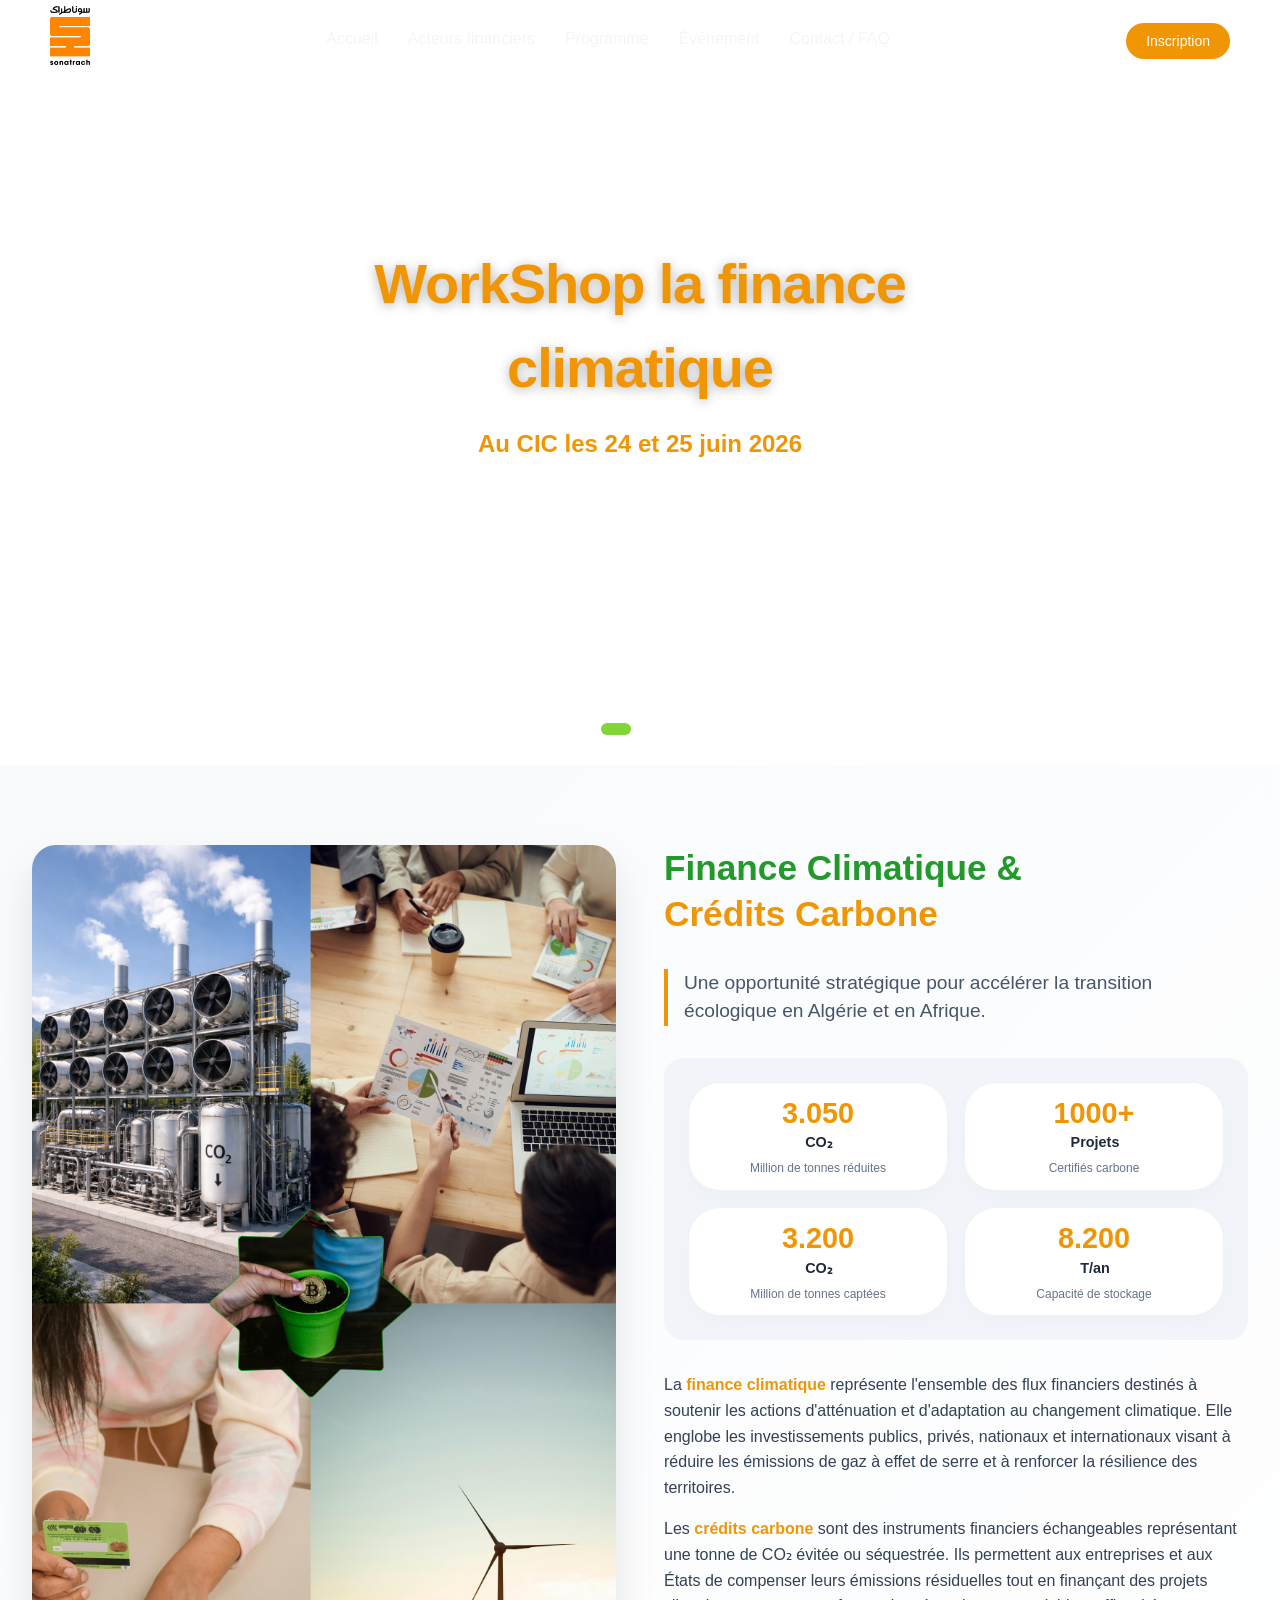
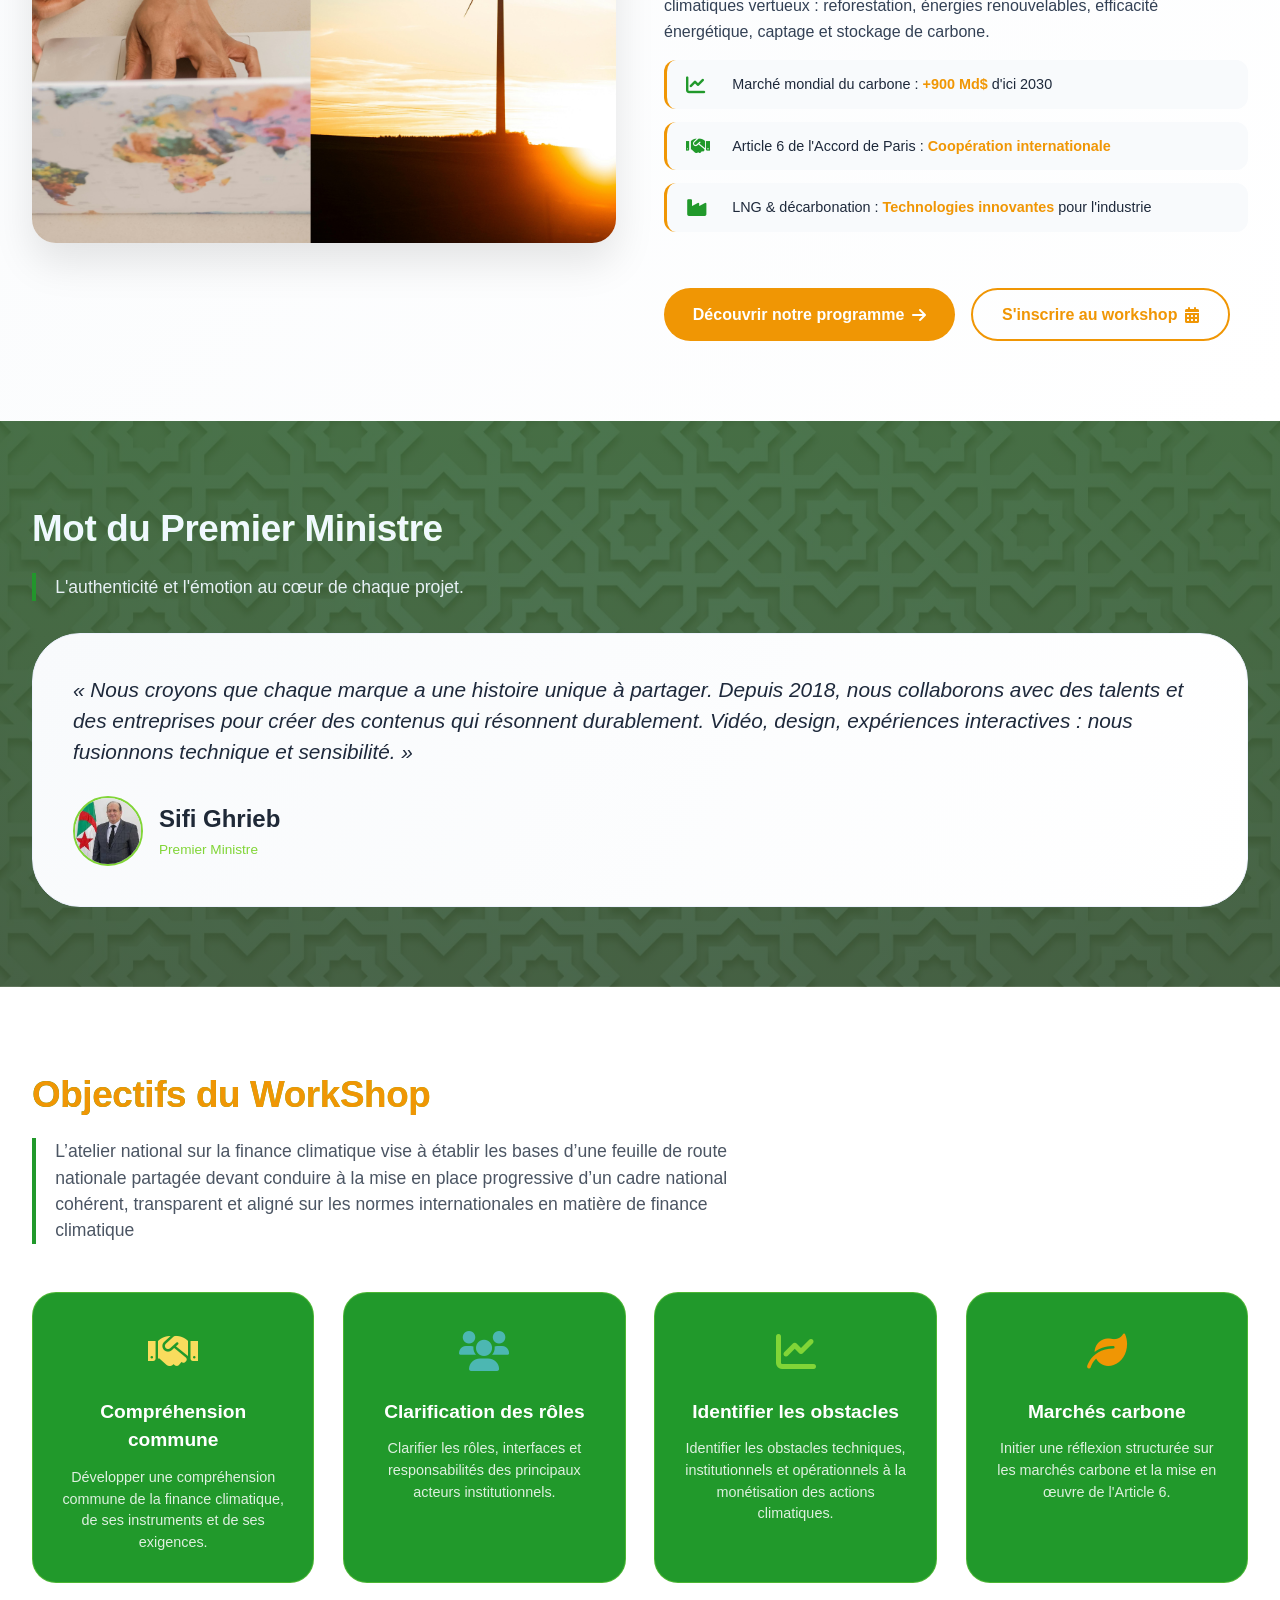
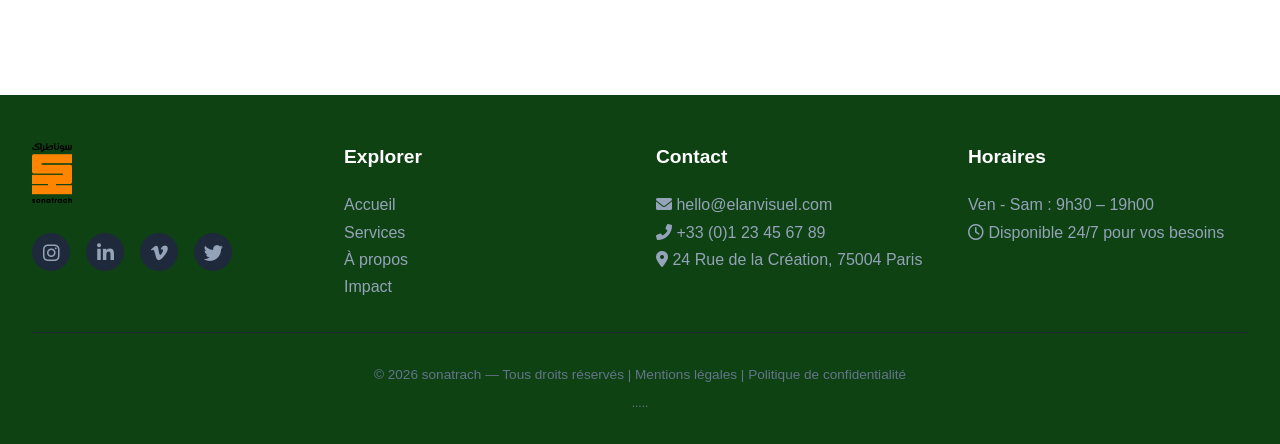
<file: index.html>
<!DOCTYPE html>
<html lang="fr">
<head>
    <meta charset="UTF-8">
    <meta name="viewport" content="width=device-width, initial-scale=1.0, user-scalable=yes">
    <title>WorkShop Finance climatique</title>
     <!-- Font Awesome 6 (icônes) -->
    <link rel="stylesheet" href="https://cdnjs.cloudflare.com/ajax/libs/font-awesome/6.0.0-beta3/css/all.min.css">
     <link rel="stylesheet" href="style.css">
    
</head>


<body>


   <nav class="navbar">
  
    
    <div class="logo"><a href="index.html">
         <img src="/image/sonatrach.png" alt="SONATRACH PPC Logo" width=40px></a></div>

    <ul class="nav-links">
        <li class="nav-item"><a href="index.html">Accueil</a></li>
        <li class="nav-item"><a href="test.html">Acteurs financiers</a></li>
        <li class="nav-item"><a href="inscreption.html#programme">Programme</a></li>
        <li class="nav-item"><a href="inscreption.html">Événement</a></li>
        <li class="nav-item"><a href="F&Q.html">Contact / FAQ</a></li>
    </ul>
    <!-- Bouton inscription -->
    <button class="btn-inscription">
        <a href="inscreption.html#inscription">Inscription</a>
    </button>

    </nav>

<!-- SECTION 1 : HERO AVEC VIDEO (vidéo en boucle, muet, paysage) -->
<section id="hero" class="hero">
    

    <div class="hero-slider">
        <!-- Slide 1 -->
        <div class="slide active" data-slide="0">
            <video class="hero-video" loop muted playsinline>
                <source src="video/wmremove-transformed (1).mp4" type="video/mp4">
            </video>
        </div>
        
        <!-- Slide 2 -->
        <div class="slide" data-slide="1">
            <video class="hero-video" loop muted playsinline>
                <source src="video/wmremove-transformed (2).mp4" type="video/mp4">
            </video>
        </div>
        
        <!-- Slide 3 -->
        <div class="slide" data-slide="2">
            <video class="hero-video" loop muted playsinline>
                <source src="video/wmremove-transformed.mp4" type="video/mp4">
            </video>
        </div>
    </div>
    
    <div class="hero-overlay">
        <h1 style="color: #F09604;">WorkShop la finance climatique </h1>
        <h2 style="color: #F09604;">Au CIC les 24 et 25 juin 2026 </h2>
        <p>Construire un avenir durable grâce à la finance climatique et aux crédits carbone</p>
        <!--<a href="inscreption.html#programme" class="btn-hero">Découvrir notre Programme </a>
       <!-- <i class="fas fa-arrow-right"></i> flech dans btn--> 
    </div>
    
    <!-- Indicateurs de navigation -->
    <div class="slider-dots">
        <span class="dot active" data-slide="0"></span>
        <span class="dot" data-slide="1"></span>
        <span class="dot" data-slide="2"></span>
    </div>
    <!-- Boutons de navigation (optionnels) -->
    <!-- <button class="slider-btn prev-btn" aria-label="Vidéo précédente">
        <i class="fas fa-chevron-left"></i>
    </button>
    <button class="slider-btn next-btn" aria-label="Vidéo suivante">
        <i class="fas fa-chevron-right"></i>
    </button> -->
    
</section>

<!-- SECTION PRÉSENTATION : FINANCE CLIMATIQUE & CRÉDITS CARBONE -->
<section id="presentation" class="section presentation-section">
    <div class="presentation-container">
        <div class="presentation-image">
            <img src="image/Frame5.png" alt="Finance climatique et crédits carbone" class="presentation-img">
        </div>
        <div class="presentation-content">
            <h2 class="presentation-title">Finance Climatique & <span class="highlight">Crédits Carbone</span></h2>
            <p class="presentation-intro">Une opportunité stratégique pour accélérer la transition écologique en Algérie et en Afrique.</p>
            
            <div class="presentation-stats">
                <div class="stat-item">
                    <span class="stat-value">3.050</span>
                    <span class="stat-unit">CO₂</span>
                    <span class="stat-label">Million de tonnes réduites</span>
                </div>
                <div class="stat-item">
                    <span class="stat-value">1000+</span>
                    <span class="stat-unit">Projets</span>
                    <span class="stat-label">Certifiés carbone</span>
                </div>
                <div class="stat-item">
                    <span class="stat-value">3.200</span>
                    <span class="stat-unit">CO₂</span>
                    <span class="stat-label">Million de tonnes captées</span>
                </div>
                <div class="stat-item">
                    <span class="stat-value">8.200</span>
                    <span class="stat-unit">T/an</span>
                    <span class="stat-label">Capacité de stockage</span>
                </div>
            </div>
            
            <div class="presentation-text">
                <p>La <strong>finance climatique</strong> représente l'ensemble des flux financiers destinés à soutenir les actions d'atténuation et d'adaptation au changement climatique. Elle englobe les investissements publics, privés, nationaux et internationaux visant à réduire les émissions de gaz à effet de serre et à renforcer la résilience des territoires.</p>
                
                <p>Les <strong>crédits carbone</strong> sont des instruments financiers échangeables représentant une tonne de CO₂ évitée ou séquestrée. Ils permettent aux entreprises et aux États de compenser leurs émissions résiduelles tout en finançant des projets climatiques vertueux : reforestation, énergies renouvelables, efficacité énergétique, captage et stockage de carbone.</p>
                
                <div class="presentation-highlights">
                    <div class="highlight-card">
                        <i class="fas fa-chart-line"></i>
                        <span>Marché mondial du carbone : <strong>+900 Md$</strong> d'ici 2030</span>
                    </div>
                    <div class="highlight-card">
                        <i class="fas fa-handshake"></i>
                        <span>Article 6 de l'Accord de Paris : <strong>Coopération internationale</strong></span>
                    </div>
                    <div class="highlight-card">
                        <i class="fas fa-industry"></i>
                        <span>LNG & décarbonation : <strong>Technologies innovantes</strong> pour l'industrie</span>
                    </div>
                </div>
            </div>
            
            <div class="presentation-cta">
                <a href="inscreption.html#programme" class="btn-presentation">Découvrir notre programme <i class="fas fa-arrow-right"></i></a>
                <a href="inscreption.html#inscription" class="btn-presentation-outline">S'inscrire au workshop <i class="fas fa-calendar-alt"></i></a>
            </div>
        </div>
    </div>
</section>

<!-- SECTION 2 : / mots du ministre -->
<section id="motministre" class="section objectifs-section">
    <h2 class="section-title">Mot du Premier Ministre </h2>
    <div class="section-sub">L'authenticité et l'émotion au cœur de chaque projet.</div>
    <div class="testimonial-block">
        <p class="testimonial-text">« Nous croyons que chaque marque a une histoire unique à partager. Depuis 2018, nous collaborons avec des talents et des entreprises pour créer des contenus qui résonnent durablement. Vidéo, design, expériences interactives : nous fusionnons technique et sensibilité. »</p>
        <div style="display: flex; align-items: center; gap: 1rem; margin-top: 1.8rem;">
            <img src="image/sifi.jpg" alt="portrait" style="width: 70px; height: 70px; border-radius: 50%; object-fit: cover; border: 2px solid #81D537;">
            <div>
                <!--coordonné 1er ministre-->
                <strong style="font-size: 1.5rem;">Sifi Ghrieb</strong><br>
                <span style="font-size: 0.85rem; color: #81D537;">Premier Ministre</span>
            </div>
        </div>
    </div>
    <!-- <div style="margin-top: 2.5rem; display: flex; flex-wrap: wrap; gap: 1.8rem; justify-content: center;">
        <div style="text-align: center;"><i class="fas fa-award" style="font-size: 2rem; color:#3b82f6;"></i><br><strong>+120 projets</strong><br><span style="font-size:0.9rem;">réalisés avec passion</span></div>
        <div style="text-align: center;"><i class="fas fa-globe" style="font-size: 2rem; color:#3b82f6;"></i><br><strong>15 pays</strong><br><span style="font-size:0.9rem;">clients internationaux</span></div>
        <div style="text-align: center;"><i class="fas fa-smile" style="font-size: 2rem; color:#3b82f6;"></i><br><strong>98%</strong><br><span style="font-size:0.9rem;">clients satisfaits</span></div>
    </div> -->
</section>

<section id="aprworkshop" class="section"  >
    <h2 class="section-title" style="color: #F09604">Objectifs du WorkShop</h2>
    <div class="section-sub">L’atelier national sur la finance climatique vise à établir les bases d’une feuille de route nationale partagée devant conduire à la mise en place progressive d’un cadre national cohérent, transparent et aligné sur les normes internationales en matière de finance climatique</div>
      <!-- Grille des 5 objectifs avec icônes -->
    
        <!-- Grille des 5 objectifs -->
        <div class="objectifs-grid">
            
            <!-- Carte 1 -->
            <div class="objectif-card">
                <div class="card-icon">
                    <i class="fas fa-handshake"></i>
                </div>
                <h3 class="card-title">Compréhension commune</h3>
                <p class="card-description">Développer une compréhension commune de la finance climatique, de ses instruments et de ses exigences.</p>
            </div>
            
            <!-- Carte 2 -->
            <div class="objectif-card">
                <div class="card-icon">
                    <i class="fas fa-users"></i>
                </div>
                <h3 class="card-title">Clarification des rôles</h3>
                <p class="card-description">Clarifier les rôles, interfaces et responsabilités des principaux acteurs institutionnels.</p>
            </div>
            
            <!-- Carte 3 -->
            <div class="objectif-card">
                <div class="card-icon">
                    <i class="fas fa-chart-line"></i>
                </div>
                <h3 class="card-title">Identifier les obstacles</h3>
                <p class="card-description">Identifier les obstacles techniques, institutionnels et opérationnels à la monétisation des actions climatiques.</p>
            </div>
            
            <!-- Carte 4 -->
            <div class="objectif-card">
                <div class="card-icon">
                    <i class="fas fa-leaf"></i>
                </div>
                <h3 class="card-title">Marchés carbone </h3>
                <p class="card-description">Initier une réflexion structurée sur les marchés carbone et la mise en œuvre de l'Article 6.</p>
            </div>
           
        </div>
    </div>

</section>

<!--notre programme -->
<!-- <section id="programme" class="section">
    <h2 class="section-title">Le Programme du WorkShop </h2>
    <div class="section-sub">Des solutions sur mesure pour donner vie à vos idées — de la captation à la post-production.</div>
    
    <div class="grid-2cols">
        <div class="card">
            <i class="fas fa-video"></i>
            <h3>Production vidéo</h3>
            <p>Tournages, motion design, clips institutionnels. Une narration visuelle puissante qui engage votre audience.</p>
        </div>
        <div class="card">
            <i class="fas fa-palette"></i>
            <h3>Direction artistique</h3>
            <p>Identité visuelle, branding & storytelling. Nous créons des univers graphiques mémorables et cohérents.</p>
        </div>
        <div class="card">
            <i class="fas fa-chart-line"></i>
            <h3>Stratégie digitale</h3>
            <p>Optimisation, contenu viral, analytics. Une approche data-driven pour maximiser votre impact.</p>
        </div>
    </div>
    
</section> -->

<!-- FOOTER (avec liens, contact et mentions) -->
<footer class="footer" id="contact-footer">
    <div class="footer-container">
        <div class="footer-col">
         <div class="logo"><a href="/home">
         <img src="/image/sonatrach.png" alt="SONATRACH PPC Logo" width=40px></a></div>

            <div class="social-icons">
                <a href="#" aria-label="Instagram"><i class="fab fa-instagram"></i></a>
                <a href="#" aria-label="LinkedIn"><i class="fab fa-linkedin-in"></i></a>
                <a href="#" aria-label="Vimeo"><i class="fab fa-vimeo-v"></i></a>
                <a href="#" aria-label="Twitter"><i class="fab fa-twitter"></i></a>
            </div>
        </div>
        <div class="footer-col">
            <h4>Explorer</h4>
            <p><a href="#hero">Accueil</a></p>
            <p><a href="#services">Services</a></p>
            <p><a href="#apropos">À propos</a></p>
            <p><a href="#chiffres">Impact</a></p>
        </div>
        <div class="footer-col">
            <h4>Contact</h4>
            <p><i class="fas fa-envelope"></i> hello@elanvisuel.com</p>
            <p><i class="fas fa-phone-alt"></i> +33 (0)1 23 45 67 89</p>
            <p><i class="fas fa-map-marker-alt"></i> 24 Rue de la Création, 75004 Paris</p>
        </div>
        <div class="footer-col">
            <h4>Horaires</h4>
            <p>Ven - Sam : 9h30 – 19h00</p>
            
            <p><i class="far fa-clock"></i> Disponible 24/7 pour vos besoins</p>
        </div>
    </div>
    <div class="footer-bottom">
        <p>© 2026 sonatrach — Tous droits réservés | Mentions légales | Politique de confidentialité</p>
        <p style="margin-top: 0.5rem; font-size:0.75rem;">.....</p>
    </div>
</footer>

<script>
    // Carrousel vidéo - 3 vidéos en boucle automatique
    document.addEventListener('DOMContentLoaded', function() {
        const slides = document.querySelectorAll('.slide');
        const dots = document.querySelectorAll('.dot');
        const prevBtn = document.querySelector('.prev-btn');
        const nextBtn = document.querySelector('.next-btn');
        let currentSlide = 0;
        let slideInterval;
        const intervalTime = 8000; // 8 secondes par vidéo
        
        // Fonction pour changer de slide
        function goToSlide(n) {
            // Retirer la classe active de tous les slides et dots
            slides.forEach(slide => {
                slide.classList.remove('active');
            });
            dots.forEach(dot => {
                dot.classList.remove('active');
            });
            
            // Mettre à jour l'index
            currentSlide = n;
            
            // Gérer la boucle (si on dépasse la fin ou le début)
            if (currentSlide >= slides.length) {
                currentSlide = 0;
            }
            if (currentSlide < 0) {
                currentSlide = slides.length - 1;
            }
            
            // Ajouter la classe active au slide et dot correspondants
            slides[currentSlide].classList.add('active');
            dots[currentSlide].classList.add('active');
            
            // Gérer la lecture des vidéos
            handleVideoPlayback();
        }
        
        // Fonction pour gérer la lecture/pause des vidéos
        function handleVideoPlayback() {
            slides.forEach((slide, index) => {
                const video = slide.querySelector('video');
                if (video) {
                    if (index === currentSlide) {
                        // Vidéo active : la lire
                        video.play().catch(e => console.log('Lecture automatique bloquée:', e));
                    } else {
                        // Vidéo inactive : mettre en pause et rembobiner
                        video.pause();
                        video.currentTime = 0;
                    }
                }
            });
        }
        
        // Fonction pour passer à la slide suivante
        function nextSlide() {
            goToSlide(currentSlide + 1);
            resetInterval();
        }
        
        // Fonction pour passer à la slide précédente
        function prevSlide() {
            goToSlide(currentSlide - 1);
            resetInterval();
        }
        
        // Réinitialiser l'intervalle automatique
        function resetInterval() {
            clearInterval(slideInterval);
            slideInterval = setInterval(nextSlide, intervalTime);
        }
        
        // Événements pour les boutons
        if (prevBtn) {
            prevBtn.addEventListener('click', prevSlide);
        }
        if (nextBtn) {
            nextBtn.addEventListener('click', nextSlide);
        }
        
        // Événements pour les dots
        dots.forEach((dot, index) => {
            dot.addEventListener('click', () => {
                goToSlide(index);
                resetInterval();
            });
        });
        
        // Démarrer le carrousel automatique
        slideInterval = setInterval(nextSlide, intervalTime);
        
        // Initialiser la lecture de la première vidéo
        handleVideoPlayback();
        
        // Pause automatique quand la page n'est pas visible (optimisation)
        document.addEventListener('visibilitychange', function() {
            if (document.hidden) {
                clearInterval(slideInterval);
                // Mettre en pause la vidéo active
                const activeVideo = slides[currentSlide]?.querySelector('video');
                if (activeVideo) activeVideo.pause();
            } else {
                slideInterval = setInterval(nextSlide, intervalTime);
                // Relire la vidéo active
                const activeVideo = slides[currentSlide]?.querySelector('video');
                if (activeVideo) activeVideo.play().catch(e => console.log('Erreur lecture:', e));
            }
        });
    });

    
    // Menu mobile - Hamburger toggle
    document.addEventListener('DOMContentLoaded', function() {
        const menuToggle = document.querySelector('.menu-toggle');
        const navLinks = document.querySelector('.nav-links');
        
        if (menuToggle) {
            menuToggle.addEventListener('click', function() {
                navLinks.classList.toggle('active');
                // Changer l'icône du hamburger
                const icon = menuToggle.querySelector('i');
                if (navLinks.classList.contains('active')) {
                    icon.classList.remove('fa-bars');
                    icon.classList.add('fa-times');
                } else {
                    icon.classList.remove('fa-times');
                    icon.classList.add('fa-bars');
                }
            });
        }
        
        // Fermer le menu mobile quand on clique sur un lien
        const navLinksItems = document.querySelectorAll('.nav-link');
        navLinksItems.forEach(link => {
            link.addEventListener('click', () => {
                if (navLinks.classList.contains('active')) {
                    navLinks.classList.remove('active');
                    const icon = menuToggle.querySelector('i');
                    icon.classList.remove('fa-times');
                    icon.classList.add('fa-bars');
                }
            });
        });
        
        // Effet de survol supplémentaire : changement de couleur au survol
        // (déjà géré par CSS, mais on ajoute un effet de ripple optionnel)
        const allNavLinks = document.querySelectorAll('.nav-link');
        allNavLinks.forEach(link => {
            link.addEventListener('mouseenter', function(e) {
                // Créer un effet ripple
                const ripple = document.createElement('span');
                ripple.classList.add('ripple-effect');
                this.style.position = 'relative';
                this.style.overflow = 'hidden';
                ripple.style.position = 'absolute';
                ripple.style.left = e.clientX - this.getBoundingClientRect().left + 'px';
                ripple.style.top = e.clientY - this.getBoundingClientRect().top + 'px';
                ripple.style.width = '0';
                ripple.style.height = '0';
                ripple.style.borderRadius = '50%';
                ripple.style.backgroundColor = 'rgba(240, 150, 4, 0.2)';
                ripple.style.transform = 'translate(-50%, -50%)';
                ripple.style.transition = 'all 0.5s ease';
                ripple.style.pointerEvents = 'none';
                this.appendChild(ripple);
                
                setTimeout(() => {
                    ripple.style.width = '200px';
                    ripple.style.height = '200px';
                }, 10);
                
                setTimeout(() => {
                    ripple.remove();
                }, 500);
            });
        });
    });

const menuItems = document.querySelectorAll(".nav-item");

menuItems.forEach(item => {
    item.addEventListener("mouseenter", () => {
        item.style.color = "#F09604";
        item.style.transform = "scale(1.1)";
    });

    item.addEventListener("mouseleave", () => {
        item.style.color = "white";
        item.style.transform = "scale(1)";
    });
});
</script>

</body>
</html>
</file>
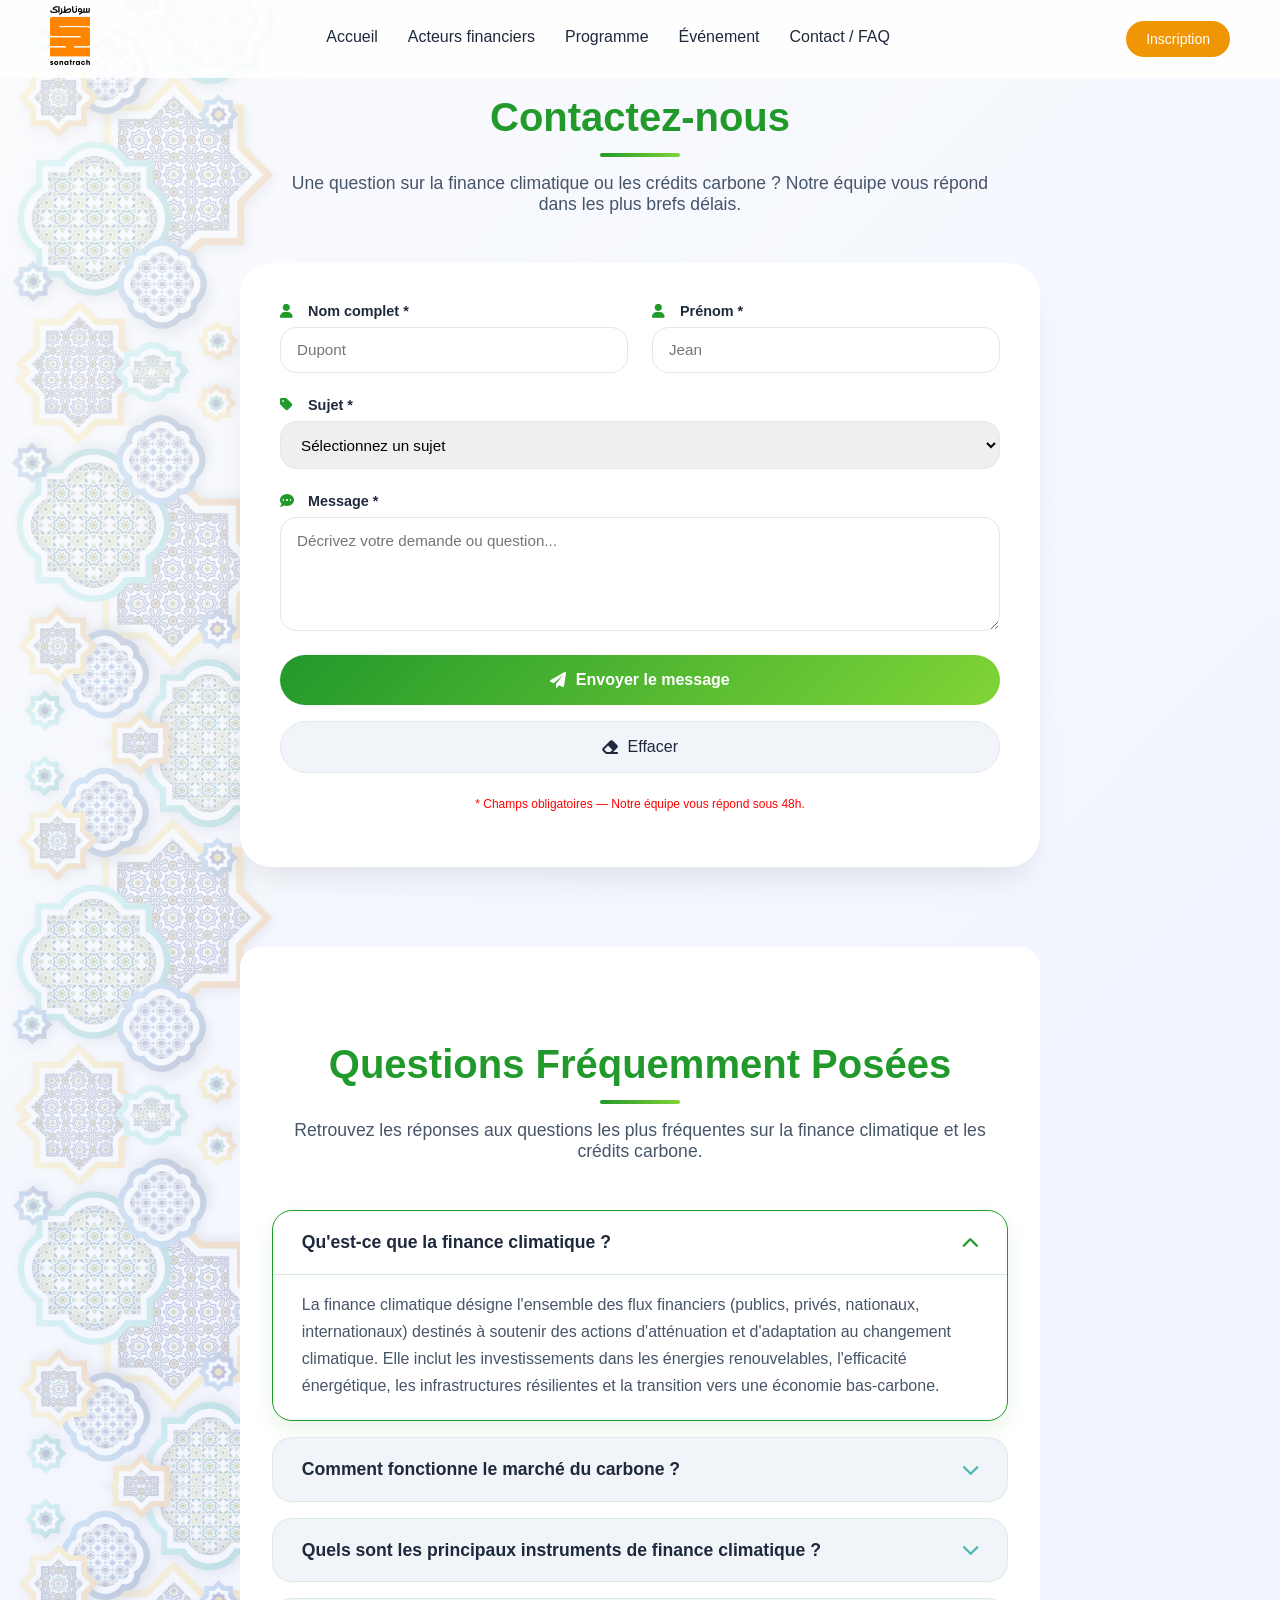
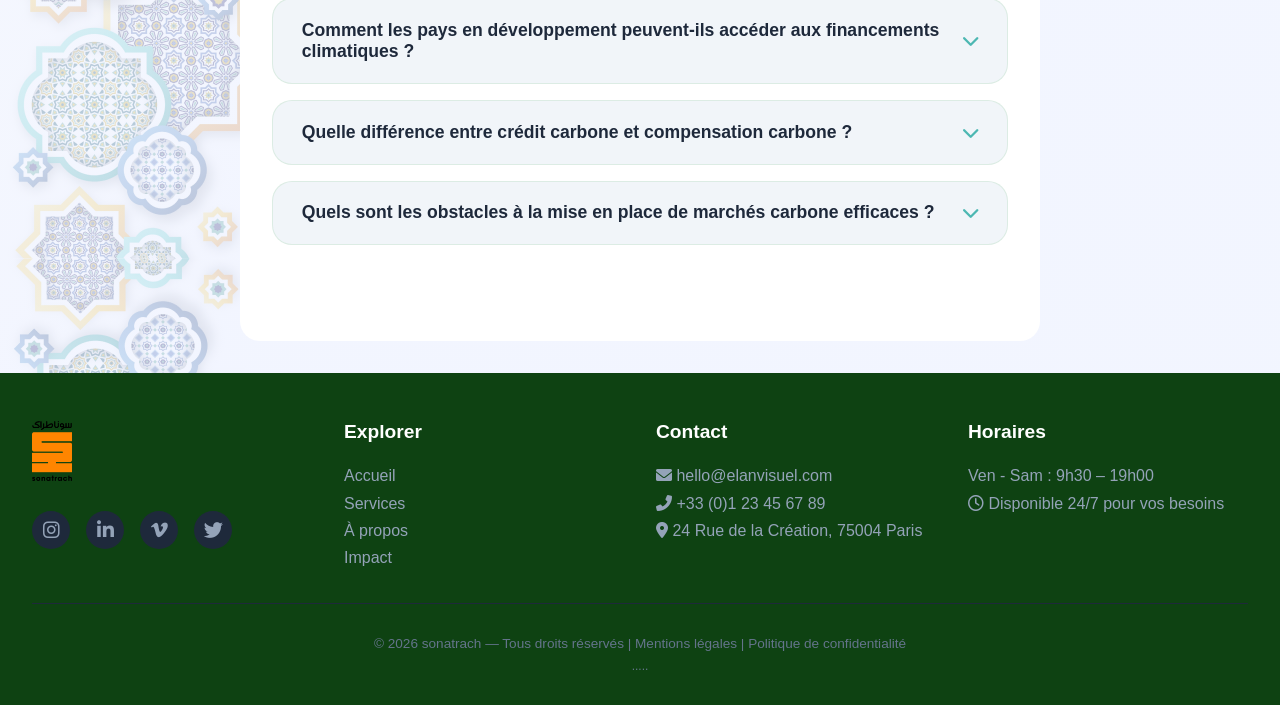
<file: F&Q.html>
<!DOCTYPE html>
<html lang="fr">
<head>
    <meta charset="UTF-8">
    <meta name="viewport" content="width=device-width, initial-scale=1.0">
    <title>Contact & FAQ - Finance Climatique</title>
    <!-- Font Awesome 6 -->
    <link rel="stylesheet" href="https://cdnjs.cloudflare.com/ajax/libs/font-awesome/6.0.0-beta3/css/all.min.css">
    <!-- Lien vers le CSS externe -->
    <link rel="stylesheet" href="F&Q.css">
</head>
<body>
<!-- BARRE DE NAVIGATION (nav bar) -->
<nav class="navbar">
  
    
    <div class="logo"><a href="index.html">
         <img src="/image/sonatrach.png" alt="SONATRACH PPC Logo" width=40px></a></div>

    <ul class="nav-links" >
        <li class="nav-item"><a style="color: var(--gris-fonce);" href="index.html">Accueil</a></li>
        <li class="nav-item"><a style="color: var(--gris-fonce);" href="test.html">Acteurs financiers</a></li>
         <li class="nav-item"><a style="color: var(--gris-fonce);" href="inscreption.html#programme">Programme</a></li>
        <li class="nav-item"><a style="color: var(--gris-fonce);" href="inscreption.html">Événement</a></li>
        <li class="nav-item"><a style="color: var(--gris-fonce);" href="F&Q.html">Contact / FAQ</a></li>
    </ul>
    <!-- Bouton inscription -->
    
    <button class="btn-inscription">
        <a href="inscreption.html#inscription">Inscription</a>
    </button>



</nav>
    <!-- SECTION CONTACT -->
   <!-- SECTION CONTACT -->
<section id="contact" class="section contact-section">
    <h2 class="section-title">Contactez-nous</h2>
    <div class="section-sub">
        Une question sur la finance climatique ou les crédits carbone ? Notre équipe vous répond dans les plus brefs délais.
    </div>

    <div class="contact-container">
        <!-- Formulaire de contact -->
        <form id="contactForm" class="contact-form">
            <div class="form-row">
                <div class="form-group">
                    <label for="contact_nom"><i class="fas fa-user"></i> Nom complet *</label>
                    <input type="text" id="contact_nom" name="nom" placeholder="Dupont" required>
                </div>
                <div class="form-group">
                    <label for="contact_prenom"><i class="fas fa-user"></i> Prénom *</label>
                    <input type="text" id="contact_prenom" name="prenom" placeholder="Jean" required>
                </div>
            </div>

            
            <div class="form-group full-width">
                <label for="contact_sujet"><i class="fas fa-tag"></i> Sujet *</label>
                <select id="contact_sujet" name="sujet" required>
                    <option value="">Sélectionnez un sujet</option>
                    <option value="finance_climatique">Finance climatique</option>
                    <option value="credit_carbone">Crédit carbone</option>
                    <option value="marche_carbone">Marché carbone</option>
                    <option value="inscription">Inscription au workshop</option>
                    <option value="autre">Autre question</option>
                </select>
            </div>

            <div class="form-group full-width">
                <label for="contact_message"><i class="fas fa-comment-dots"></i> Message *</label>
                <textarea id="contact_message" name="message" rows="5" placeholder="Décrivez votre demande ou question..." required></textarea>
            </div>

            <div class="form-group full-width btn-group">
                <button type="submit" class="btn-submit">
                    <i class="fas fa-paper-plane"></i> Envoyer le message
                </button>
                <button type="reset" class="btn-reset">
                    <i class="fas fa-eraser"></i> Effacer
                </button>
            </div>

            <p class="form-notice" style="color: red;">* Champs obligatoires — Notre équipe vous répond sous 48h.</p>
            <div id="contactMessageStatus" class="status-message"></div>
        </form>
    </div>
</section>

    

    <!-- SECTION FAQ -->
    <section id="faq" class="section faq-section">
        <h2 class="section-title">Questions Fréquemment Posées</h2>
        <div class="section-sub">
            Retrouvez les réponses aux questions les plus fréquentes sur la finance climatique et les crédits carbone.
        </div>

        <div class="faq-container">
            <!-- FAQ Item 1 -->
            <div class="faq-item">
                <div class="faq-question">
                    <span>Qu'est-ce que la finance climatique ?</span>
                    <i class="fas fa-chevron-down"></i>
                </div>
                <div class="faq-answer">
                    <p>La finance climatique désigne l'ensemble des flux financiers (publics, privés, nationaux, internationaux) destinés à soutenir des actions d'atténuation et d'adaptation au changement climatique. Elle inclut les investissements dans les énergies renouvelables, l'efficacité énergétique, les infrastructures résilientes et la transition vers une économie bas-carbone.</p>
                </div>
            </div>

            <!-- FAQ Item 2 -->
            <div class="faq-item">
                <div class="faq-question">
                    <span>Comment fonctionne le marché du carbone ?</span>
                    <i class="fas fa-chevron-down"></i>
                </div>
                <div class="faq-answer">
                    <p>Le marché du carbone est un système d'échange de quotas d'émission de CO₂. Il repose sur le principe "pollueur-payeur" : les entreprises reçoivent ou achètent des droits à émettre du carbone. Si elles émettent moins que leur quota, elles peuvent vendre leurs crédits excédentaires à d'autres entreprises qui dépassent leurs limites. Cela crée une incitation financière à réduire les émissions.</p>
                </div>
            </div>

            <!-- FAQ Item 3 -->
            <!-- <div class="faq-item">
                <div class="faq-question">
                    <span>Qu'est-ce que l'Article 6 de l'Accord de Paris ?</span>
                    <i class="fas fa-chevron-down"></i>
                </div>
                <div class="faq-answer">
                    <p>L'Article 6 de l'Accord de Paris établit un cadre pour la coopération internationale en matière de réduction des émissions. Il permet aux pays de transférer des crédits carbone (résultats de réduction d'émissions) entre eux via des mécanismes de marché. Cela favorise des solutions plus économiques et encourage les investissements dans des projets bas-carbone à l'échelle mondiale.</p>
                </div>
            </div> -->

            <!-- FAQ Item 4 -->
            <div class="faq-item">
                <div class="faq-question">
                    <span>Quels sont les principaux instruments de finance climatique ?</span>
                    <i class="fas fa-chevron-down"></i>
                </div>
                <div class="faq-answer">
                    <p>Les principaux instruments incluent : les obligations vertes (green bonds), les fonds d'investissement climatique, les prêts à taux préférentiels pour projets verts, les subventions directes, les mécanismes de partage de risques, et les crédits carbone. Les banques de développement et les institutions internationales comme le Fonds Vert pour le Climat jouent un rôle clé.</p>
                </div>
            </div>

            <!-- FAQ Item 5 -->
            <div class="faq-item">
                <div class="faq-question">
                    <span>Comment les pays en développement peuvent-ils accéder aux financements climatiques ?</span>
                    <i class="fas fa-chevron-down"></i>
                </div>
                <div class="faq-answer">
                    <p>Les pays en développement peuvent accéder aux financements via le Fonds Vert pour le Climat, le Fonds pour l'Environnement Mondial, l'Adaptation Fund, ou des mécanismes bilatéraux. Ils doivent généralement soumettre des plans d'investissement et des projets répondant à des critères stricts de durabilité, de transparence et d'impact climatique mesurable.</p>
                </div>
            </div>

            <!-- FAQ Item 6 -->
            <div class="faq-item">
                <div class="faq-question">
                    <span>Quelle différence entre crédit carbone et compensation carbone ?</span>
                    <i class="fas fa-chevron-down"></i>
                </div>
                <div class="faq-answer">
                    <p>Un crédit carbone représente une tonne de CO₂ évitée ou séquestrée. La compensation carbone est l'action d'acheter ces crédits pour neutraliser ses propres émissions. En pratique, une entreprise calcule son empreinte carbone, puis achète des crédits certifiés pour financer des projets de réduction d'émissions ailleurs (reforestation, énergies renouvelables, etc.).</p>
                </div>
            </div>

            <!-- FAQ Item 7 -->
            <div class="faq-item">
                <div class="faq-question">
                    <span>Quels sont les obstacles à la mise en place de marchés carbone efficaces ?</span>
                    <i class="fas fa-chevron-down"></i>
                </div>
                <div class="faq-answer">
                    <p>Les principaux obstacles incluent : le manque de standards internationaux harmonisés, les risques de double comptage des réductions d'émissions, la faiblesse des systèmes de mesure et de vérification dans certains pays, les coûts de transaction élevés, et la difficulté à garantir l'additionnalité (le projet doit réellement réduire les émissions par rapport à un scénario sans projet).</p>
                </div>
            </div>
        </div>
    </section>

    <!-- Message de succès caché pour le formulaire -->
    <div id="successModal" class="modal">
        <div class="modal-content">
            <i class="fas fa-check-circle" style="color: #21992B; font-size: 4rem;"></i>
            <h3>Message envoyé !</h3>
            <p>Merci pour votre message. Notre équipe vous répondra dans les plus brefs délais.</p>
            <button class="modal-close">Fermer</button>
        </div>
    </div>


  <footer class="footer" id="contact-footer">
    <div class="footer-container">
        <div class="footer-col">
         <div class="logo"><a href="/home">
         <img src="/image/sonatrach.png" alt="SONATRACH PPC Logo" width=40px></a></div>

            <div class="social-icons">
                <a href="#" aria-label="Instagram"><i class="fab fa-instagram"></i></a>
                <a href="#" aria-label="LinkedIn"><i class="fab fa-linkedin-in"></i></a>
                <a href="#" aria-label="Vimeo"><i class="fab fa-vimeo-v"></i></a>
                <a href="#" aria-label="Twitter"><i class="fab fa-twitter"></i></a>
            </div>
        </div>
        <div class="footer-col">
            <h4>Explorer</h4>
            <p><a href="#hero">Accueil</a></p>
            <p><a href="#services">Services</a></p>
            <p><a href="#apropos">À propos</a></p>
            <p><a href="#chiffres">Impact</a></p>
        </div>
        <div class="footer-col">
            <h4>Contact</h4>
            <p><i class="fas fa-envelope"></i> hello@elanvisuel.com</p>
            <p><i class="fas fa-phone-alt"></i> +33 (0)1 23 45 67 89</p>
            <p><i class="fas fa-map-marker-alt"></i> 24 Rue de la Création, 75004 Paris</p>
        </div>
        <div class="footer-col">
            <h4>Horaires</h4>
            <p>Ven - Sam : 9h30 – 19h00</p>
            
            <p><i class="far fa-clock"></i> Disponible 24/7 pour vos besoins</p>
        </div>
    </div>
    <div class="footer-bottom">
        <p>© 2026 sonatrach — Tous droits réservés | Mentions légales | Politique de confidentialité</p>
        <p style="margin-top: 0.5rem; font-size:0.75rem;">.....</p>
    </div>
</footer>

    <script >
        // ===== GESTION DU FORMULAIRE DE CONTACT =====
const contactForm = document.getElementById('contactForm');
const modal = document.getElementById('successModal');
const modalClose = document.querySelector('.modal-close');

// Fonction pour afficher le modal de succès
function showSuccessModal() {
    modal.classList.add('show');
}

// Fermer le modal
modalClose.addEventListener('click', () => {
    modal.classList.remove('show');
});

// Fermer le modal en cliquant en dehors
modal.addEventListener('click', (e) => {
    if (e.target === modal) {
        modal.classList.remove('show');
    }
});

// Gestionnaire d'envoi du formulaire
contactForm.addEventListener('submit', async (e) => {
    e.preventDefault();
    
    // Récupérer les données du formulaire
    const formData = new FormData(contactForm);
    const formObject = {};
    formData.forEach((value, key) => {
        formObject[key] = value;
    });
    
    // Validation supplémentaire
    if (!formObject.nom || !formObject.prenom || !formObject.email || !formObject.sujet || !formObject.message) {
        alert('Veuillez remplir tous les champs obligatoires.');
        return;
    }
    
    // Validation email
    const emailRegex = /^[^\s@]+@[^\s@]+\.[^\s@]+$/;
    if (!emailRegex.test(formObject.email)) {
        alert('Veuillez entrer une adresse email valide.');
        return;
    }
    
    // Simulation d'envoi (à remplacer par votre backend)
    // Dans un environnement réel, vous feriez un fetch vers votre serveur
    console.log('Données envoyées :', formObject);
    
    // Simuler un délai d'envoi
    const submitBtn = document.querySelector('#contactForm .btn-submit');
    const originalText = submitBtn.innerHTML;
    submitBtn.innerHTML = '<i class="fas fa-spinner fa-spin"></i> Envoi en cours...';
    submitBtn.disabled = true;
    
    setTimeout(() => {
        submitBtn.innerHTML = originalText;
        submitBtn.disabled = false;
        
        // Afficher le modal de succès
        showSuccessModal();
        
        // Réinitialiser le formulaire
        contactForm.reset();
    }, 1000);
    
    // Note : Pour une vraie intégration, remplacez le setTimeout par :
    /*
    try {
        const response = await fetch('/api/contact', {
            method: 'POST',
            headers: { 'Content-Type': 'application/json' },
            body: JSON.stringify(formObject)
        });
        if (response.ok) {
            showSuccessModal();
            contactForm.reset();
        }
    } catch (error) {
        alert('Erreur lors de l\'envoi. Veuillez réessayer.');
    }
    */
});

// ===== GESTION DE LA FAQ (ACCORDÉON) =====
const faqItems = document.querySelectorAll('.faq-item');

faqItems.forEach(item => {
    const question = item.querySelector('.faq-question');
    
    question.addEventListener('click', () => {
        // Fermer tous les autres items
        faqItems.forEach(otherItem => {
            if (otherItem !== item && otherItem.classList.contains('active')) {
                otherItem.classList.remove('active');
            }
        });
        
        // Basculer l'item actuel
        item.classList.toggle('active');
    });
});

// Ouvrir le premier item par défaut (optionnel)
if (faqItems.length > 0) {
    faqItems[0].classList.add('active');
}

// ===== ANIMATION AU SCROLL =====
// Observer pour ajouter des animations quand les éléments apparaissent
const observerOptions = {
    threshold: 0.1,
    rootMargin: '0px 0px -50px 0px'
};

const observer = new IntersectionObserver((entries) => {
    entries.forEach(entry => {
        if (entry.isIntersecting) {
            entry.target.style.opacity = '1';
            entry.target.style.transform = 'translateY(0)';
        }
    });
}, observerOptions);

// Appliquer l'animation aux cartes d'information et aux items FAQ
document.querySelectorAll('.info-card, .faq-item').forEach(el => {
    el.style.opacity = '0';
    el.style.transform = 'translateY(20px)';
    el.style.transition = 'opacity 0.5s ease, transform 0.5s ease';
    observer.observe(el);
});

// ===== RÉINITIALISATION DU FORMULAIRE =====
const resetBtn = document.querySelector('#contactForm .btn-reset');
resetBtn.addEventListener('click', () => {
    // Confirmation avant réinitialisation
    if (confirm('Êtes-vous sûr de vouloir effacer tous les champs ?')) {
        contactForm.reset();
    }
});

console.log('Site chargé - Charte couleurs: #21992B, #F9DC5D, #4CB7B2, #81D537');
    </script>
    
    <!-- // Optionnel : Ajout d'un effet au clic pour chaque icône
document.querySelectorAll('.icon').forEach(icon => {
    icon.addEventListener('click', () => {
        alert(icon.getAttribute('data-tooltip'));
    });
}); -->
</body>
</html>
</file>
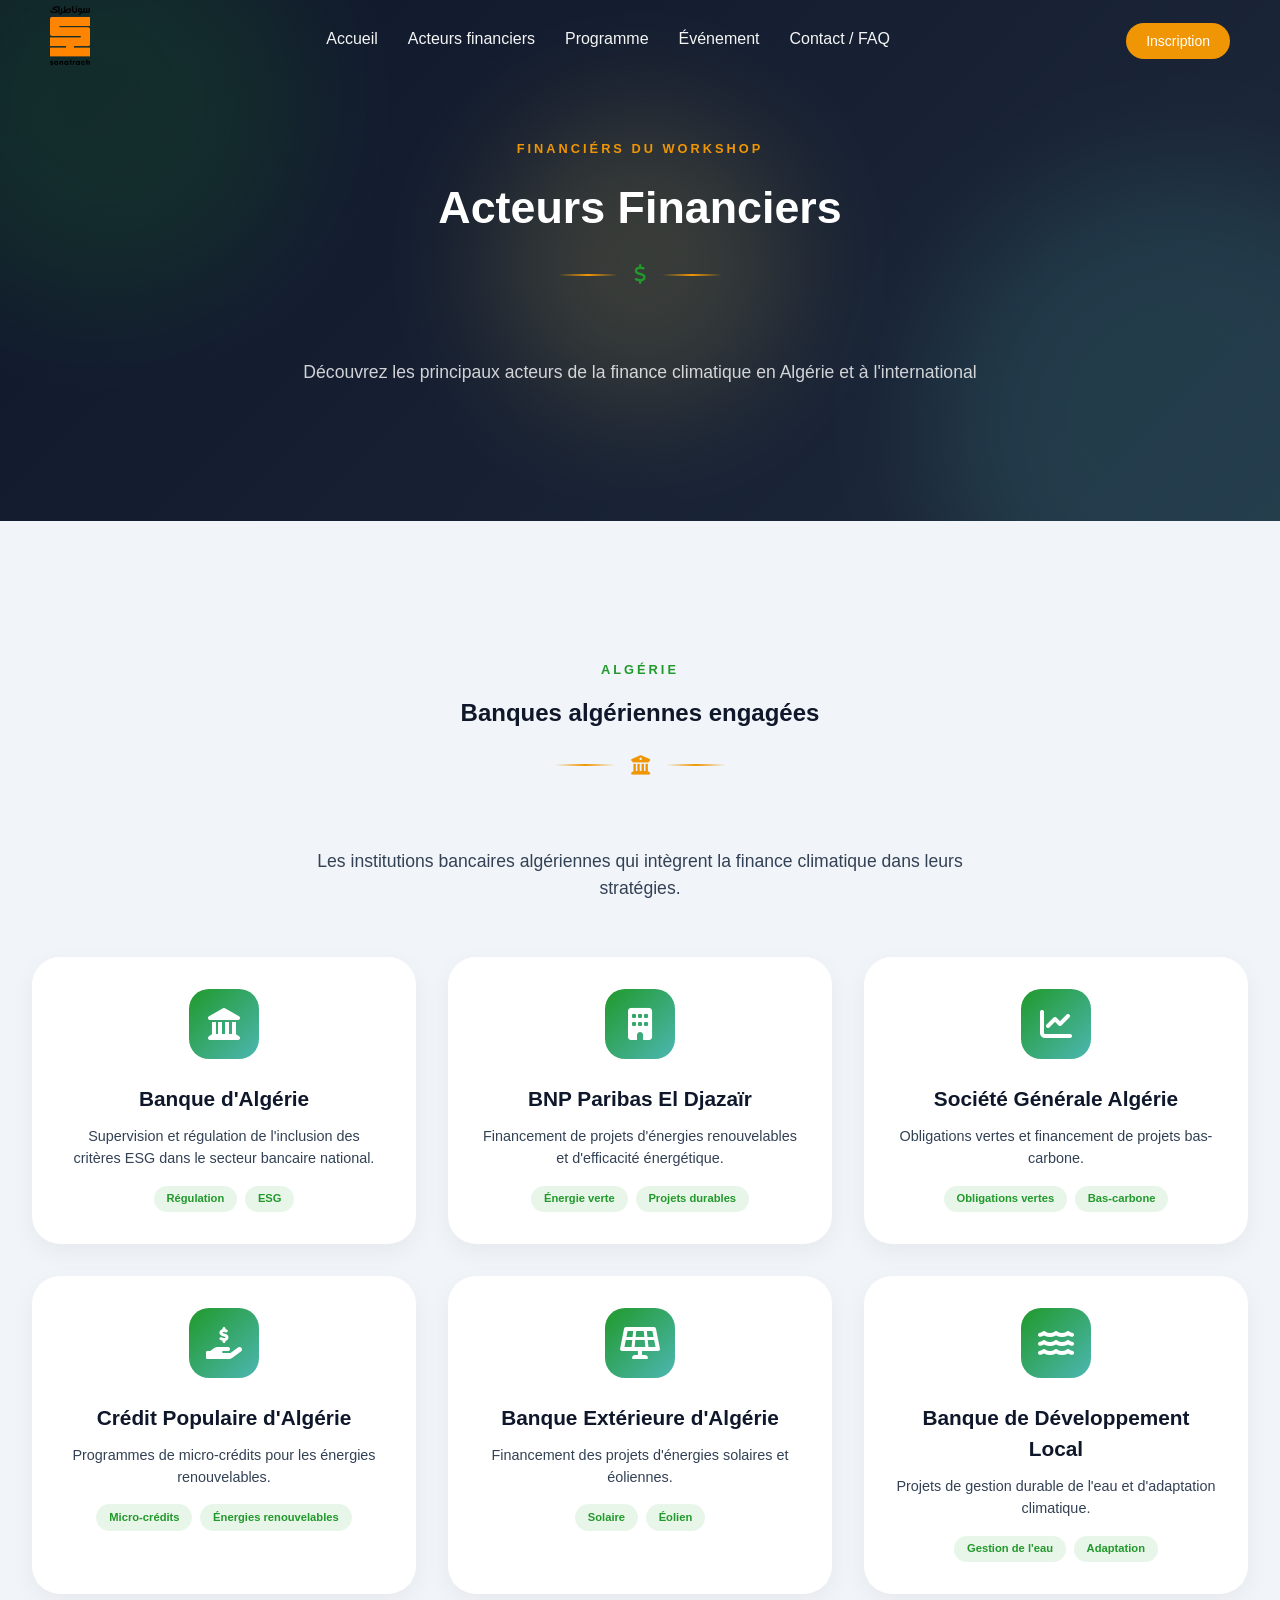
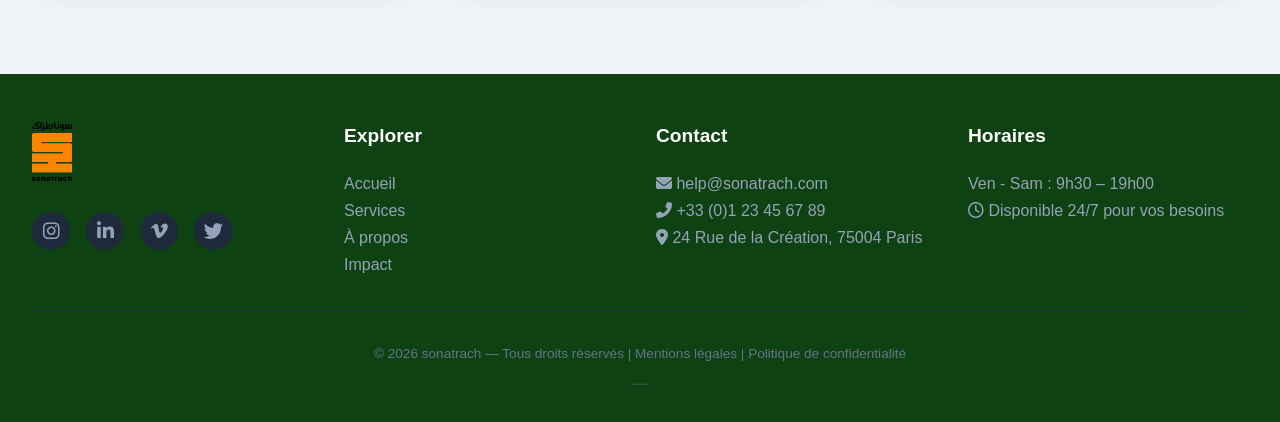
<file: test.html>
<!DOCTYPE html>
<html lang="fr">
<head>
    <meta charset="UTF-8">
    <meta name="viewport" content="width=device-width, initial-scale=1.0, user-scalable=yes">
    <title>Acteurs financiers</title>
     <!-- Font Awesome 6 (icônes) -->
    <link rel="stylesheet" href="https://cdnjs.cloudflare.com/ajax/libs/font-awesome/6.0.0-beta3/css/all.min.css">
     <link rel="stylesheet" href="inscreptionstyle.css">
</head>
<body>
    <!--NavBar-->
<nav class="navbar">
  
    
    <div class="logo"><a href="index.html">
         <img src="/image/sonatrach.png" alt="SONATRACH PPC Logo" width=40px></a></div>

    <ul class="nav-links">
        <li class="nav-item"><a href="index.html">Accueil</a></li>
        <li class="nav-item"><a href="test.html">Acteurs financiers</a></li>
         <li class="nav-item"><a href="inscreption.html#programme">Programme</a></li>
        <li class="nav-item"><a href="inscreption.html">Événement</a></li>
        <li class="nav-item"><a href="F&Q.html">Contact / FAQ</a></li>
    </ul>
    <!-- Bouton inscription -->
    <button class="btn-inscription">
        <a href="inscreption.html#inscription">Inscription</a>
    </button>
   

</nav>
<!-- SECTION 1 : OBJECTIFS DU WORKSHOP -->
    <section id="objectifs" class="section objectifs-section">
        <!-- Décoration artistique de fond -->
        <div class="art-bg art-bg-1"></div>
        <div class="art-bg art-bg-2"></div>
        <div class="art-bg art-bg-3"></div>
        
        <div class="container">
            <div class="section-header">
                <span class="section-tag" style="color: #F09604;;">Financiérs du workshop</span>
                <h2 class="section-title">Acteurs Financiers</h2>
                <div class="section-divider">
                    <span ></span>
                    <i style=" margin-bottom: 50px; color: var(--vert-fonce);" class="fas fa-dollar"></i>
                    <span></span>
                </div>
                <p class="section-sub">Découvrez les principaux acteurs de la finance climatique en Algérie et à l'international</p>
            </div>
        </div>
    </section>
            <!-- SECTION 1 : BANQUES ALGÉRIENNES -->
    <section id="banques" class="section banques-section">
        <div class="container">
            <div class="section-header">
                <span style="color: var(--vert-fonce);" class="section-tag">Algérie</span>
                <h2 class="section-title">Banques algériennes engagées</h2>
                <div class="section-divider">
                    <span ></span>
                    <i style=" margin-bottom: 50px; color: var(--orange);" class="fas fa-university"></i>
                    <span></span>
                </div>
                <p class="section-sub">Les institutions bancaires algériennes qui intègrent la finance climatique dans leurs stratégies.</p>
            </div>

            <div class="cards-grid">
                <!-- Banque 1 -->
                <div class="actor-card">
                    <div class="card-icon">
                        <div class="icon-bg">
                            <i class="fas fa-landmark"></i>
                        </div>
                    </div>
                    <h3>Banque d'Algérie</h3>
                    <p>Supervision et régulation de l'inclusion des critères ESG dans le secteur bancaire national.</p>
                    <div class="card-tags">
                        <span>Régulation</span>
                        <span>ESG</span>
                    </div>
                </div>

                <!-- Banque 2 -->
                <div class="actor-card">
                    <div class="card-icon">
                        <div class="icon-bg">
                            <i class="fas fa-building"></i>
                        </div>
                    </div>
                    <h3>BNP Paribas El Djazaïr</h3>
                    <p>Financement de projets d'énergies renouvelables et d'efficacité énergétique.</p>
                    <div class="card-tags">
                        <span>Énergie verte</span>
                        <span>Projets durables</span>
                    </div>
                </div>

                <!-- Banque 3 -->
                <div class="actor-card">
                    <div class="card-icon">
                        <div class="icon-bg">
                            <i class="fas fa-chart-line"></i>
                        </div>
                    </div>
                    <h3>Société Générale Algérie</h3>
                    <p>Obligations vertes et financement de projets bas-carbone.</p>
                    <div class="card-tags">
                        <span>Obligations vertes</span>
                        <span>Bas-carbone</span>
                    </div>
                </div>

                <!-- Banque 4 -->
                <div class="actor-card">
                    <div class="card-icon">
                        <div class="icon-bg">
                            <i class="fas fa-hand-holding-usd"></i>
                        </div>
                    </div>
                    <h3>Crédit Populaire d'Algérie</h3>
                    <p>Programmes de micro-crédits pour les énergies renouvelables.</p>
                    <div class="card-tags">
                        <span>Micro-crédits</span>
                        <span>Énergies renouvelables</span>
                    </div>
                </div>

                <!-- Banque 5 -->
                <div class="actor-card">
                    <div class="card-icon">
                        <div class="icon-bg">
                            <i class="fas fa-solar-panel"></i>
                        </div>
                    </div>
                    <h3>Banque Extérieure d'Algérie</h3>
                    <p>Financement des projets d'énergies solaires et éoliennes.</p>
                    <div class="card-tags">
                        <span>Solaire</span>
                        <span>Éolien</span>
                    </div>
                </div>

                <!-- Banque 6 -->
                <div class="actor-card">
                    <div class="card-icon">
                        <div class="icon-bg">
                            <i class="fas fa-water"></i>
                        </div>
                    </div>
                    <h3>Banque de Développement Local</h3>
                    <p>Projets de gestion durable de l'eau et d'adaptation climatique.</p>
                    <div class="card-tags">
                        <span>Gestion de l'eau</span>
                        <span>Adaptation</span>
                    </div>
                </div>
            </div>
        </div>
    </section>
            
        </div>
    </section>

    

    
         
   

<!-- FOOTER (avec liens, contact et mentions) -->
<footer class="footer" id="contact-footer">
    <div class="footer-container">
        <div class="footer-col">
         <div class="logo"><a href="/home">
         <img src="/image/sonatrach.png" alt="SONATRACH PPC Logo" width=40px></a></div>

            <div class="social-icons">
                <a href="#" aria-label="Instagram"><i class="fab fa-instagram"></i></a>
                <a href="#" aria-label="LinkedIn"><i class="fab fa-linkedin-in"></i></a>
                <a href="#" aria-label="Vimeo"><i class="fab fa-vimeo-v"></i></a>
                <a href="#" aria-label="Twitter"><i class="fab fa-twitter"></i></a>
            </div>
        </div>
        <div class="footer-col">
            <h4>Explorer</h4>
            <p><a href="#hero">Accueil</a></p>
            <p><a href="#services">Services</a></p>
            <p><a href="#apropos">À propos</a></p>
            <p><a href="#chiffres">Impact</a></p>
        </div>
        <div class="footer-col">
            <h4>Contact</h4>
            <p><i class="fas fa-envelope"></i> help@sonatrach.com</p>
            <p><i class="fas fa-phone-alt"></i> +33 (0)1 23 45 67 89</p>
            <p><i class="fas fa-map-marker-alt"></i> 24 Rue de la Création, 75004 Paris</p>
        </div>
        <div class="footer-col">
            <h4>Horaires</h4>
            <p>Ven - Sam : 9h30 – 19h00</p>
            
            <p><i class="far fa-clock"></i> Disponible 24/7 pour vos besoins</p>
        </div>
    </div>
    <div class="footer-bottom">
        <p>© 2026 sonatrach — Tous droits réservés | Mentions légales | Politique de confidentialité</p>
        <p style="margin-top: 0.5rem; font-size:0.75rem;">.....</p>
    </div>
</footer>

   <script>
    // ===== ANIMATION DES CARTES AU SCROLL =====>
const observerOptions = {
    threshold: 0.1,
    rootMargin: '0px 0px -50px 0px'
};

const observer = new IntersectionObserver((entries) => {
    entries.forEach((entry, index) => {
        if (entry.isIntersecting) {
            const delay = entry.target.dataset.delay || 0;
            setTimeout(() => {
                entry.target.style.opacity = '1';
                entry.target.style.transform = 'translateY(0)';
            }, delay * 100);
            observer.unobserve(entry.target);
        }
    });
}, observerOptions);

// Appliquer l'animation aux cartes objectifs
// Appliquer l'animation aux cartes objectifs
document.querySelectorAll('.objectif-card').forEach((card, index) => {
    card.style.opacity = '0';
    card.style.transform = 'translateY(30px)';
    card.style.transition = 'opacity 0.5s ease, transform 0.5s ease';
    // Ajouter un délai progressif basé sur l'index
    card.style.transitionDelay = `${index * 0.1}s`;
    observer.observe(card);
});

// ===== GESTION DES ONGLETS JOURS =====
const dayTabs = document.querySelectorAll('.day-tab');
const dayContainers = {
    day1: document.getElementById('day1'),
    day2: document.getElementById('day2')
};

dayTabs.forEach(tab => {
    tab.addEventListener('click', () => {
        // Retirer la classe active de tous les onglets
        dayTabs.forEach(t => t.classList.remove('active'));
        // Ajouter la classe active à l'onglet cliqué
        tab.classList.add('active');
        
        // Cacher tous les conteneurs
        Object.values(dayContainers).forEach(container => {
            if (container) container.classList.remove('active');
        });
        
        // Afficher le conteneur correspondant
        const dayId = tab.getAttribute('data-day');
        if (dayContainers[dayId]) {
            dayContainers[dayId].classList.add('active');
        }
    });
});

// ===== ANIMATION DES CARTES INTERVENANTS =====
const speakerObserver = new IntersectionObserver((entries) => {
    entries.forEach((entry) => {
        if (entry.isIntersecting) {
            entry.target.style.opacity = '1';
            entry.target.style.transform = 'translateY(0)';
            speakerObserver.unobserve(entry.target);
        }
    });
}, { threshold: 0.1 });

document.querySelectorAll('.speaker-card').forEach((card, index) => {
    card.style.opacity = '0';
    card.style.transform = 'translateY(20px)';
    card.style.transition = `opacity 0.4s ease, transform 0.4s ease`;
    card.style.transitionDelay = `${index * 0.08}s`;
    speakerObserver.observe(card);
});

// ===== ANIMATION DES ITEMS AGENDA =====
const agendaObserver = new IntersectionObserver((entries) => {
    entries.forEach((entry, index) => {
        if (entry.isIntersecting) {
            setTimeout(() => {
                entry.target.style.opacity = '1';
                entry.target.style.transform = 'translateX(0)';
            }, index * 80);
            agendaObserver.unobserve(entry.target);
        }
    });
}, { threshold: 0.2 });

document.querySelectorAll('.agenda-item').forEach((item, index) => {
    item.style.opacity = '0';
    item.style.transform = 'translateX(-20px)';
    item.style.transition = 'opacity 0.4s ease, transform 0.4s ease';
    agendaObserver.observe(item);
});

// ===== GESTIONNAIRE DE RÉINITIALISATION POUR LES ONGLETS =====
// Réobserver les éléments quand on change de jour
const observerAgendaItems = () => {
    document.querySelectorAll('.agenda-item').forEach((item) => {
        item.style.opacity = '0';
        item.style.transform = 'translateX(-20px)';
        agendaObserver.observe(item);
    });
};

// Écouter les changements d'onglet pour réinitialiser les animations
dayTabs.forEach(tab => {
    tab.addEventListener('click', () => {
        setTimeout(observerAgendaItems, 100);
    });
});

// ===== INITIALISATION =====
console.log('Page chargée - Animations actives');
    </script>
</body>
</html>
</file>
<file: style.css>
* {
            margin: 0;
            padding: 0;
            box-sizing: border-box;
        }

        body {
            font-family: 'Inter', sans-serif;
            background-color: #ffffff;
            color: #1f2937;
            line-height: 1.5;
            scroll-behavior: smooth;
        }

       .btn-inscription a {
    color: white;
    text-decoration: none;
    /* padding: 8px 12px; */
    display: inline-block;
    transition: 0.3s;
}

.btn-inscription a:hover {
    color: #F9DC5D;
    border-bottom: 2px solid #F9DC5D;
}
        /*****************************************/
          /* --- NAVBAR STYLES AVEC POLICE ARTISTIQUE --- */
@import url('https://fonts.googleapis.com/css2?family=Playfair+Display:wght@400;500;600;700;800;900&family=Poppins:wght@300;400;500;600;700&display=swap');
/* --- NAVBAR STYLES ÉPURÉE --- */
body {
    margin: 0;
    font-family: 'Poppins', sans-serif;
}

/* NAVBAR */
.navbar {
    display: flex;
    justify-content: space-between;
    align-items: center;
    padding: 6px 50px;
    z-index: 1000;
    position: absolute;
    top: 0;
    left: 0;
    width: 100%;
    background: transparent; 
}

/* LOGO */
.logo {
    font-family: 'Playfair Display', serif;
    font-size: 26px;
    color: white;
    letter-spacing: 2px;
}

/* MENU */
/* .nav-links {
    list-style: none;
    display: flex;
    gap: 30px;
}

/* ITEMS */
/* .nav-item {
    color: white;
    cursor: pointer;
    font-size: 16px;
    position: relative;
    transition: 0.3s ease;
} */

/* Ligne animée sous le texte */
/* .nav-item::after {
    content: "";
    position: absolute;
    width: 0%;
    height: 2px;
    bottom: -5px;
    left: 0;
    background-color: #F09604;
    transition: 0.3s;
}

.nav-item:hover::after {
    width: 100%;
} */
    /* BOUTON INSCRIPTION */
/* .btn-inscription {
    background-color: #F09604;
    color: white;
    border: none;
    padding: 10px 20px;
    border-radius: 25px;
    font-size: 14px;
    cursor: pointer;
    font-weight: 500;
    transition: all 0.3s ease;
} */ 

.nav-links {
    list-style: none;
    display: flex;
    gap: 30px;
}

/* ITEM container */
.nav-item {
    position: relative;
}

/* LIEN */
.nav-item a {
    color: whitesmoke;
    text-decoration: none;
    font-size: 16px;
    display: inline-block;
    position: relative;
    padding-bottom: 5px;
    transition: color 0.3s ease;
}

/* Ligne animée */
.nav-item a::after {
    content: "";
    position: absolute;
    width: 0%;
    height: 2px;
    bottom: 0;
    left: 0;
    background-color: #F09604;
    transition: width 0.3s ease;
}

/* Hover */
.nav-item a:hover::after {
    width: 100%;
}

.nav-item a:hover {
    color: #F9DC5D;
}

    /* BOUTON INSCRIPTION */
.btn-inscription {
    background-color: #F09604;
    color: white;
    border: none;
    padding: 10px 20px;
    border-radius: 25px;
    font-size: 14px;
    cursor: pointer;
    font-weight: 500;
    transition: all 0.3s ease;
}

/* Hover bouton */
.btn-inscription:hover {
    background-color: transparent;
    color: #F09604;
    border: 2px solid #F09604;
    transform: scale(1.05);
}   




/* --- SECTION HERO AVEC VIDEO --- */
        .hero {
            position: relative;
            width: 100%;
            min-height: 85vh;
            display: flex;
            align-items: center;
            justify-content: center;
            overflow: hidden;
        }

        .hero-video {
            position: absolute;
            top: 0;
            left: 0;
            width: 100%;
            height: 100%;
            object-fit: cover;
            z-index: 0;
            filter: brightness(0.65);
        }

        .hero-overlay {
            position: relative;
            z-index: 2;
            max-width: 800px;
            text-align: center;
            padding: 2rem;
            color: white;
            animation: fadeUp 0.9s ease-out;
        }

        .hero-overlay h1 {
            font-size: 3.5rem;
            font-weight: 800;
            letter-spacing: -0.02em;
            margin-bottom: 1rem;
            text-shadow: 0 2px 12px rgba(0,0,0,0.3);
        }

        .hero-overlay p {
            font-size: 1.25rem;
            margin-bottom: 2rem;
            opacity: 0.95;
            font-weight: 400;
        }

        .btn-hero {
            display: inline-block;
            background: white;
            color: #0f172a;
            font-weight: 600;
            padding: 0.9rem 2.2rem;
            border-radius: 40px;
            text-decoration: none;
            transition: all 0.25s;
            box-shadow: 0 8px 20px rgba(0,0,0,0.2);
            font-size: 1rem;
        }

        .btn-hero:hover {
            background: #f1f5f9;
            transform: scale(1.02);
            box-shadow: 0 12px 24px rgba(0,0,0,0.25);
        }

        @keyframes fadeUp {
            from {
                opacity: 0;
                transform: translateY(30px);
            }
            to {
                opacity: 1;
                transform: translateY(0);
            }
        }

        /* --- SECTIONS GÉNÉRIQUES (3 sections) --- */
        .section {
            padding: 5rem 2rem;
            max-width: 1280px;
            margin: 0 auto;
        }

        .section-title {
            font-size: 2.3rem;
            font-weight: 700;
            margin-bottom: 1rem;
            letter-spacing: -0.01em;
            background: linear-gradient(145deg, #21992B, #81D537);
            background-clip: text;
            -webkit-background-clip: text;
            color: transparent;
            display: inline-block;
        }

        .section-sub {
            color: #4b5563;
            font-size: 1.1rem;
            max-width: 700px;
            margin-bottom: 3rem;
            border-left: 4px solid #21992B;
            padding-left: 1.2rem;
        }

        /* grilles et cartes */
        .grid-2cols {
            display: flex;
            flex-wrap: wrap;
            gap: 2rem;
            justify-content: space-between;
        }

        .card {
            flex: 1;
            min-width: 240px;
            background: #f9fafb;
            border-radius: 28px;
            padding: 2rem 1.5rem;
            transition: all 0.25s;
            box-shadow: 0 4px 12px rgba(0, 0, 0, 0.02);
            border: 20px solid rgba(0, 0, 0, 0.03);
        }

        .card:hover {
            transform: translateY(-6px);
            background: white;
            box-shadow: 0 20px 30px -12px rgba(0, 0, 0, 0.08);
            border-color: #e2e8f0;
        }

        .card i {
            font-size: 2.4rem;
            color: #3b82f6;
            margin-bottom: 1.2rem;
        }

        .card h3 {
            font-size: 1.5rem;
            margin-bottom: 0.75rem;
            font-weight: 600;
        }

        .card p {
            color: #4b5563;
            line-height: 1.5;
        }

        .services-list {
            display: flex;
            flex-wrap: wrap;
            gap: 1.2rem;
            margin-top: 1rem;
        }

        .service-tag {
            background: #eef2ff;
            padding: 0.5rem 1.2rem;
            border-radius: 40px;
            font-weight: 500;
            color: #1e40af;
            font-size: 0.9rem;
        }

        .stats-group {
            display: flex;
            flex-wrap: wrap;
            gap: 2rem;
            justify-content: space-between;
            text-align: center;
        }

        .stat-item {
            flex: 1;
            background: #ffffff;
            padding: 1.8rem;
            border-radius: 32px;
            box-shadow: 0 8px 20px rgba(0, 0, 0, 0.02);
            border: 1px solid #f0f2f5;
        }

        .stat-number {
            font-size: 2.5rem;
            font-weight: 800;
            color: #0f172a;
        }

        /* Section spécifique témoignage / citation */
        .testimonial-block {
            background: linear-gradient(120deg, #f8fafc, #ffffff);
            border-radius: 48px;
            padding: 2.5rem;
            margin-top: 1rem;
            border: 1px solid #eef2ff;
        }

        .testimonial-text {
            font-size: 1.3rem;
            font-style: italic;
            font-weight: 400;
            color: #1e293b;
        }

        /* --- FOOTER --- */
        .footer {
            background-color: #0e4212;
            color: #cbd5e1;
            padding: 3rem 2rem 2rem;
            margin-top: 2rem;
        }

        .footer-container {
            max-width: 1280px;
            margin: 0 auto;
            display: flex;
            flex-wrap: wrap;
            justify-content: space-between;
            gap: 2rem;
        }

        .footer-col {
            flex: 1;
            min-width: 180px;
        }

        .footer-col h4 {
            color: white;
            font-size: 1.2rem;
            margin-bottom: 1.2rem;
            font-weight: 600;
        }

        .footer-col p, .footer-col a {
            color: #94a3b8;
            text-decoration: none;
            line-height: 1.7;
            transition: 0.2s;
        }

        .footer-col a:hover {
            color: white;
        }

        .social-icons {
            display: flex;
            gap: 1rem;
            margin-top: 1rem;
        }

        .social-icons a {
            background: #1e293b;
            width: 38px;
            height: 38px;
            display: inline-flex;
            align-items: center;
            justify-content: center;
            border-radius: 60px;
            font-size: 1.2rem;
            transition: 0.2s;
        }

        .social-icons a:hover {
            background: #3b82f6;
            transform: translateY(-3px);
        }

        .footer-bottom {
            text-align: center;
            padding-top: 2rem;
            border-top: 1px solid #1e293b;
            margin-top: 2rem;
            font-size: 0.85rem;
            color: #64748b;
        }

        /* responsive adjustments */
        @media (max-width: 768px) {
            .hero-overlay h1 {
                font-size: 2.5rem;
            }
            .section {
                padding: 3rem 1.5rem;
            }
            .grid-2cols {
                flex-direction: column;
            }
            .stats-group {
                flex-direction: column;
                gap: 1rem;
            }
            .testimonial-text {
                font-size: 1.1rem;
            }

        }

        /* ===== SECTION PRINCIPALE ===== */
.objectifs-section {
    /* background-image: linear-gradient(rgba(71, 85, 105, 0.92), rgba(71, 85, 105, 0.92)), url('image/img.jpg'); */
    background-image: linear-gradient(hsla(125, 76%, 15%, 0.726),hsla(126, 72%, 11%, 0.726)),url('image/img.jpg');
    background-size: cover;
    background-position: center;
    background-repeat: no-repeat;
    padding: 5rem 2rem;
}

/* Titre principal */
.objectifs-section .section-title {
     color: aliceblue; 
    font-size: 2.3rem;
    font-weight: 700;
    margin-bottom: 1rem;
    text-align: center;
}

/* Sous-titre */
.objectifs-section .section-sub {
    color: aliceblue;
    opacity: 0.95;
    /* max-width: 900px; */
    max-width: 1280px;;
    margin: 0 auto 2rem auto;
    text-align: left;
    font-size: 1.1rem;
    line-height: 1.6;
}

/* ===== GRILLE DES CARTES ===== */
.objectifs-grid {
    display: grid;
    grid-template-columns: repeat(auto-fit, minmax(260px, 1fr));
    gap: 1.8rem;
    max-width: 1280px;
    margin: 2rem auto 0 auto;
}

/* ===== STYLE INDIVIDUEL DES CARTES ===== */
.objectif-card {
    background: rgba(33, 153, 43, 1);
    backdrop-filter: blur(8px);
    border-radius: 24px;
    padding: 1.8rem;
    border: 1px solid rgba(103, 200, 58, 0.619);
    transition: transform 0.3s ease, background 0.3s ease;
    text-align: center;
}

/* Effet au survol */
.objectif-card:hover {
    transform: translateY(-8px);
    background: rgba(33, 153, 43, 0.8);
}

/* Icône */
.card-icon {
    font-size: 2.5rem;
    margin-bottom: 1rem;
}

/* Couleurs des icônes */
.objectif-card:nth-child(1) .card-icon i { color: #F9DC5D; }
.objectif-card:nth-child(2) .card-icon i { color: #4CB7B2; }
.objectif-card:nth-child(3) .card-icon i { color: #81D537; }
.objectif-card:nth-child(4) .card-icon i { color: #F09604; }
.objectif-card:nth-child(5) .card-icon i { color: #f87171; }

/* Titre de la carte */
.card-title {
    color: white;
    font-size: 1.2rem;
    margin-bottom: 0.75rem;
    font-weight: 600;
}

/* Description */
.card-description {
    color: rgba(255, 255, 255, 0.85);
    font-size: 0.9rem;
    line-height: 1.5;
}

/* ===== RESPONSIVE ===== */
@media (max-width: 768px) {
    .objectifs-section {
        padding: 3rem 1.5rem;
    }
    
    .objectifs-section .section-title {
        font-size: 1.8rem;
    }
    
    .objectifs-section .section-sub {
        font-size: 0.95rem;
        padding: 0 1rem;
    }
    
    .objectif-card {
        padding: 1.5rem;
    }
    
    .card-title {
        font-size: 1rem;
    }
    
    .card-description {
        font-size: 0.85rem;
    }
}

/* ===== CARROUSEL VIDEO HERO ===== */
.hero {
    position: relative;
    width: 100%;
    min-height: 85vh;
    display: flex;
    align-items: center;
    justify-content: center;
    overflow: hidden;
}

.hero-slider {
    position: absolute;
    top: 0;
    left: 0;
    width: 100%;
    height: 100%;
    z-index: 0;
}

.slide {
    position: absolute;
    top: 0;
    left: 0;
    width: 100%;
    height: 100%;
    opacity: 1;
    transition: opacity 0.8s ease-in-out;
    z-index: 0;
}

.slide.active {
    opacity: 1;
    z-index: 1;
}

.hero-video {
    width: 100%;
    height: 100%;
    object-fit: cover;
    filter: brightness(0.65);
}

/* Contenu overlay */
.hero-overlay {
    position: relative;
    z-index: 3;
    max-width: 800px;
    text-align: center;
    padding: 2rem;
    color: white;
    animation: fadeUp 0.9s ease-out;
}

/* Indicateurs (dots) */
.slider-dots {
    position: absolute;
    bottom: 30px;
    left: 50%;
    transform: translateX(-50%);
    display: flex;
    gap: 12px;
    z-index: 3;
}

.dot {
    width: 12px;
    height: 12px;
    border-radius: 50%;
    background: rgba(255, 255, 255, 0.5);
    cursor: pointer;
    transition: all 0.3s ease;
}

.dot.active {
    background: #81D537;
    width: 30px;
    border-radius: 10px;
}

.dot:hover {
    background: rgba(255, 255, 255, 0.9);
    transform: scale(1.1);
}

/* Boutons de navigation */
.slider-btn {
    position: absolute;
    top: 50%;
    transform: translateY(-50%);
    background: rgba(255, 255, 255, 0.2);
    backdrop-filter: blur(8px);
    border: none;
    width: 45px;
    height: 45px;
    border-radius: 50%;
    cursor: pointer;
    z-index: 3;
    transition: all 0.3s ease;
    color: white;
    font-size: 1.2rem;
    display: flex;
    align-items: center;
    justify-content: center;
}

.prev-btn {
    left: 20px;
}

.next-btn {
    right: 20px;
}

.slider-btn:hover {
    background: #81D537;
    transform: translateY(-50%) scale(1.05);
}

/* Responsive pour les boutons */
@media (max-width: 768px) {
    .slider-btn {
        width: 35px;
        height: 35px;
        font-size: 0.9rem;
    }
    
    .prev-btn {
        left: 10px;
    }
    
    .next-btn {
        right: 10px;
    }
    
    .slider-dots {
        bottom: 20px;
        gap: 8px;
    }
    
    .dot {
        width: 8px;
        height: 8px;
    }
    
    .dot.active {
        width: 20px;
    }
}

/* ===== SECTION PRÉSENTATION FINANCE CLIMATIQUE ===== */
.presentation-section {
    padding: 5rem 2rem;
    background: linear-gradient(135deg, #f8fafc 0%, #ffffff 100%);
    overflow: hidden;
}

.presentation-container {
    max-width: 1280px;
    margin: 0 auto;
    display: grid;
    grid-template-columns: 1fr 1fr;
    gap: 3rem;
    align-items: start;
    
    
}

/* Image stylée */
.presentation-image {
    position: relative;
    border-radius: 24px;
    overflow: hidden;
    box-shadow: 0 20px 40px rgba(0, 0, 0, 0.1);
    transition: transform 0.3s ease;
}

.presentation-image:hover {
    transform: translateY(-5px);
}

.presentation-img {
    width: 100%;
    height: auto;
    
    display: block;
    object-fit: cover;
}

/* Contenu texte */
.presentation-content {
    display: flex;
    flex-direction: column;
    gap: 1.5rem;
}

.presentation-title {
    font-size: 2.2rem;
    font-weight: 700;
    color: #21992B;
    line-height: 1.3;
    margin-bottom: 0.5rem;
}

.presentation-title .highlight {
    color: #F09604;
    position: relative;
    display: inline-block;
}

.presentation-title .highlight::after {
    content: '';
    position: absolute;
    bottom: 5px;
    left: 0;
    width: 100%;
    height: 8px;
    background: rgba(240, 150, 4, 0.2);
    z-index: -1;
}

.presentation-intro {
    font-size: 1.2rem;
    color: #475569;
    font-weight: 500;
    border-left: 4px solid #F09604;
    padding-left: 1rem;
}

/* Statistiques */
.presentation-stats {
    display: grid;
    grid-template-columns: repeat(2, 1fr);
    gap: 1rem;
    background: #f1f5f9;
    border-radius: 20px;
    padding: 1.5rem;
    margin: 0.5rem 0;
}

.stat-item {
    text-align: center;
    padding: 0.8rem;
}

.stat-value {
    font-size: 1.8rem;
    font-weight: 800;
    color: #F09604;
    display: block;
    line-height: 1.2;
}

.stat-unit {
    font-size: 0.9rem;
    font-weight: 600;
    color: #1e293b;
    margin-left: 2px;
}

.stat-label {
    font-size: 0.75rem;
    color: #64748b;
    display: block;
    margin-top: 5px;
}

/* Texte de présentation */
.presentation-text {
    color: #334155;
    line-height: 1.6;
}

.presentation-text p {
    margin-bottom: 1rem;
}

.presentation-text strong {
    color: #F09604;
}

/* Cartes mises en avant */
.presentation-highlights {
    display: flex;
    flex-direction: column;
    gap: 0.8rem;
    margin: 1rem 0;
}

.highlight-card {
    display: flex;
    align-items: center;
    gap: 1rem;
    background: #f8fafc;
    padding: 0.8rem 1.2rem;
    border-radius: 12px;
    border-left: 3px solid #F09604;
    transition: all 0.3s ease;
}

.highlight-card:hover {
    background: #f1f5f9;
    transform: translateX(5px);
}

.highlight-card i {
    font-size: 1.2rem;
    color: rgba(33, 153, 43, 1);;
    width: 30px;
}

.highlight-card span {
    font-size: 0.9rem;
    color: #1e293b;
}

.highlight-card strong {
    color: #F09604;
}

/* Boutons CTA */
.presentation-cta {
    display: flex;
    gap: 1rem;
    margin-top: 1rem;
    flex-wrap: wrap;
}

.btn-presentation {
    display: inline-flex;
    align-items: center;
    gap: 0.5rem;
    background: #F09604;
    color: white;
    padding: 0.8rem 1.8rem;
    border-radius: 40px;
    text-decoration: none;
    font-weight: 600;
    transition: all 0.3s ease;
    border: none;
    cursor: pointer;
}

.btn-presentation:hover {
    background: #d48502;
    transform: translateY(-2px);
    box-shadow: 0 10px 20px rgba(240, 150, 4, 0.3);
}

.btn-presentation-outline {
    display: inline-flex;
    align-items: center;
    gap: 0.5rem;
    background: transparent;
    color: #F09604;
    padding: 0.8rem 1.8rem;
    border-radius: 40px;
    text-decoration: none;
    font-weight: 600;
    border: 2px solid #F09604;
    transition: all 0.3s ease;
}

.btn-presentation-outline:hover {
    background: #F09604;
    color: white;
    transform: translateY(-2px);
}

/* Responsive */
@media (max-width: 968px) {
    .presentation-container {
        grid-template-columns: 1fr;
        gap: 2rem;
    }
    
    .presentation-image {
        max-width: 500px;
        margin: 0 auto;
    }
    
    .presentation-title {
        font-size: 1.8rem;
        text-align: center;
    }
    
    .presentation-intro {
        text-align: center;
    }
    
    .presentation-stats {
        grid-template-columns: repeat(2, 1fr);
    }
    
    .presentation-cta {
        justify-content: center;
    }
}

@media (max-width: 480px) {
    .presentation-stats {
        grid-template-columns: 1fr;
        gap: 0.8rem;
    }
    
    .presentation-section {
        padding: 3rem 1.5rem;
    }
    
    .stat-value {
        font-size: 1.5rem;
    }
    
    .btn-presentation, .btn-presentation-outline {
        width: 100%;
        justify-content: center;
    }
}
</file>
<file: F&Q.css>
/* ===== CHARTE DE COULEURS ===== */
:root {
    --vert-fonce: #21992B;
    --jaune: #F9DC5D;
    --turquoise: #4CB7B2;
    --vert-clair: #81D537;
    --gris-fonce: #1e293b;
    --gris-clair: #f1f5f9;
}

/* ===== STYLES GÉNÉRAUX ===== */
* {
    margin: 0;
    padding: 0;
    box-sizing: border-box;
}

/* body {
    font-family: 'Segoe UI', Tahoma, Geneva, Verdana, sans-serif;
    background-color: #ffffff;
    color: var(--gris-fonce);
    line-height: 1.6;
} */
.btn-inscription a {
    color: white;
    text-decoration: none;
    /* padding: 8px 12px; */
    display: inline-block;
    transition: 0.3s;
}

.btn-inscription a:hover {
    color: #F9DC5D;
    border-bottom: 2px solid #F9DC5D;
}
.section {
    padding: 5rem 2rem;
    max-width: 1280px;
    margin: 0 auto;
}

.section-title {
    font-size: 2.5rem;
    font-weight: 700;
    text-align: center;
    margin-bottom: 1rem;
    margin-top: 15px;
    color: var(--vert-fonce);
    position: relative;
}

.section-title::after {
    content: '';
    display: block;
    width: 80px;
    height: 4px;
    background: linear-gradient(90deg, var(--vert-fonce), var(--vert-clair));
    margin: 0.8rem auto 0;
    border-radius: 2px;
}

.section-sub {
    text-align: center;
    max-width: 700px;
    margin: 0 auto 3rem auto;
    color: #475569;
    font-size: 1.1rem;
}

/* ===== SECTION CONTACT ===== */
.contact-section {
    background-image: linear-gradient(135deg, #f8fafc00 0%, #eef2ff00 60%);
    /* border-radius: 0 0 48px 48px; */
}

.contact-container {
    display: flex;
    flex-wrap: wrap;
    gap: 3rem;
    max-width: 1200px;
    margin: 0 auto;
}

.contact-form {
    flex: 2;
    background: white;
    padding: 2.5rem;
    border-radius: 32px;
    box-shadow: 0 20px 35px -12px rgba(0, 0, 0, 0.1);
}

.contact-info {
    flex: 1;
    display: flex;
    flex-direction: column;
    gap: 1.5rem;
}

.info-card {
    background: white;
    padding: 1.5rem;
    border-radius: 24px;
    text-align: center;
    transition: transform 0.3s, box-shadow 0.3s;
    box-shadow: 0 4px 12px rgba(0, 0, 0, 0.05);
}

.info-card:hover {
    transform: translateY(-5px);
    box-shadow: 0 12px 24px rgba(33, 153, 43, 0.15);
    border-left: 4px solid var(--vert-fonce);
}

.info-card i {
    font-size: 2.5rem;
    color: var(--turquoise);
    margin-bottom: 1rem;
}

.info-card h3 {
    font-size: 1.2rem;
    margin-bottom: 0.5rem;
    color: var(--vert-fonce);
}

.info-card p {
    color: #475569;
}

/* ===== FORMULAIRES ===== */
.form-row {
    display: grid;
    grid-template-columns: 1fr 1fr;
    gap: 1.5rem;
    margin-bottom: 1.5rem;
}

.form-group {
    display: flex;
    flex-direction: column;
    gap: 0.5rem;
}

.full-width {
    grid-column: span 2;
    margin-bottom: 1.5rem;
}

.form-group label {
    font-weight: 600;
    color: var(--gris-fonce);
    font-size: 0.9rem;
}

.form-group label i {
    color: var(--vert-fonce);
    width: 1.5rem;
}

.form-group input,
.form-group select,
.form-group textarea {
    padding: 0.85rem 1rem;
    border: 1.5px solid #e2e8f0;
    border-radius: 16px;
    font-size: 0.95rem;
    font-family: inherit;
    transition: all 0.2s;
}

.form-group input:focus,
.form-group select:focus,
.form-group textarea:focus {
    outline: none;
    border-color: var(--turquoise);
    box-shadow: 0 0 0 3px rgba(76, 183, 178, 0.2);
}

.checkbox-label {
    display: flex;
    align-items: center;
    gap: 0.75rem;
    cursor: pointer;
    font-weight: normal !important;
}

.checkbox-label input {
    width: 1.2rem;
    height: 1.2rem;
    accent-color: var(--vert-fonce);
}

.btn-group {
    display: flex;
    gap: 1rem;
    flex-wrap: wrap;
}

.btn-submit {
    background: linear-gradient(135deg, var(--vert-fonce), var(--vert-clair));
    color: white;
    border: none;
    padding: 1rem 2rem;
    border-radius: 40px;
    font-size: 1rem;
    font-weight: 600;
    cursor: pointer;
    transition: all 0.2s;
    display: inline-flex;
    align-items: center;
    gap: 0.6rem;
    flex: 2;
    justify-content: center;
}

.btn-submit:hover {
    transform: translateY(-2px);
    box-shadow: 0 10px 20px -5px rgba(33, 153, 43, 0.4);
}

.btn-reset {
    background: var(--gris-clair);
    color: var(--gris-fonce);
    border: 1px solid #e2e8f0;
    padding: 1rem 2rem;
    border-radius: 40px;
    font-size: 1rem;
    font-weight: 500;
    cursor: pointer;
    transition: all 0.2s;
    display: inline-flex;
    align-items: center;
    gap: 0.6rem;
    flex: 1;
    justify-content: center;
}

.btn-reset:hover {
    background: #e2e8f0;
}

.form-notice {
    font-size: 0.75rem;
    color: #94a3b8;
    text-align: center;
    margin-top: 1rem;
}

.status-message {
    margin-top: 1rem;
    text-align: center;
    font-size: 0.9rem;
}
/* ===== SECTION CONTACT ===== */


/* Barre d'informations horizontale (compacte et élégante) */
.contact-bar {
    display: flex;
    flex-wrap: wrap;
    justify-content: space-between;
    background: white;
    border-radius: 60px;
    padding: 0.5rem 2rem;
    margin-bottom: 3rem;
    box-shadow: 0 4px 20px rgba(0, 0, 0, 0.05);
    border: 1px solid rgba(33, 153, 43, 0.1);
}

.contact-bar-item {
    display: flex;
    align-items: center;
    gap: 1rem;
    padding: 1rem 1rem;
    transition: all 0.2s;
}

.contact-bar-item i {
    font-size: 1.6rem;
    color: var(--turquoise);
    transition: color 0.2s;
}

.contact-bar-item:hover i {
    color: var(--vert-fonce);
}

.contact-bar-item div {
    display: flex;
    flex-direction: column;
}

.contact-bar-label {
    font-size: 0.7rem;
    text-transform: uppercase;
    letter-spacing: 1px;
    font-weight: 600;
    color: #94a3b8;
}

.contact-bar-value {
    font-size: 0.9rem;
    font-weight: 500;
    color: var(--gris-fonce);
}

.contact-container {
    display: flex;
    justify-content: center;
    max-width: 800px;
    margin: 0 auto;
}

.contact-form {
    flex: 1;
    background: white;
    padding: 2.5rem;
    border-radius: 32px;
    box-shadow: 0 20px 35px -12px rgba(0, 0, 0, 0.1);
}

/* Responsive pour la barre horizontale */
@media (max-width: 900px) {
    .contact-bar {
        flex-direction: column;
        border-radius: 28px;
        padding: 0.5rem 1.5rem;
    }
    
    .contact-bar-item {
        padding: 0.8rem 0;
        border-bottom: 1px solid #eef2ff;
    }
    
    .contact-bar-item:last-child {
        border-bottom: none;
    }
}

@media (max-width: 768px) {
    .contact-bar {
        border-radius: 20px;
    }
    
    .contact-bar-item {
        gap: 0.8rem;
    }
    
    .contact-bar-item i {
        font-size: 1.3rem;
    }
    
    .contact-bar-value {
        font-size: 0.8rem;
    }
}

/* ===== SECTION FAQ ===== */
.faq-section {
    background: white;
        max-width: 800px;
        border-radius: 20px;
}

.faq-container {
    max-width: 900px;
    margin: 0 auto;
}

.faq-item {
    background: var(--gris-clair);
    border-radius: 20px;
    margin-bottom: 1rem;
    overflow: hidden;
    transition: all 0.3s;
    border: 1px solid rgba(33, 153, 43, 0.1);
}

.faq-item.active {
    background: white;
    box-shadow: 0 8px 20px rgba(33, 153, 43, 0.1);
    border-color: var(--vert-fonce);
}

.faq-question {
    display: flex;
    justify-content: space-between;
    align-items: center;
    padding: 1.3rem 1.8rem;
    cursor: pointer;
    font-weight: 600;
    font-size: 1.1rem;
    color: var(--gris-fonce);
    transition: all 0.2s;
}

.faq-question:hover {
    background: rgba(33, 153, 43, 0.05);
}

.faq-question i {
    color: var(--turquoise);
    transition: transform 0.3s;
}

.faq-item.active .faq-question i {
    transform: rotate(180deg);
    color: var(--vert-fonce);
}

.faq-answer {
    max-height: 0;
    padding: 0 1.8rem;
    overflow: hidden;
    transition: max-height 0.3s ease-out;
    color: #475569;
    line-height: 1.7;
    border-top: 0px solid transparent;
}

.faq-item.active .faq-answer {
    max-height: 300px;
    padding: 0 1.8rem 1.3rem 1.8rem;
    border-top: 1px solid rgba(33, 153, 43, 0.2);
}

.faq-answer p {
    margin-top: 1rem;
}

/* ===== MODAL ===== */
.modal {
    display: none;
    position: fixed;
    top: 0;
    left: 0;
    width: 100%;
    height: 100%;
    background: rgba(0, 0, 0, 0.5);
    justify-content: center;
    align-items: center;
    z-index: 1000;
}

.modal.show {
    display: flex;
}

.modal-content {
    background: white;
    padding: 2.5rem;
    border-radius: 32px;
    text-align: center;
    max-width: 400px;
    animation: fadeInUp 0.3s ease;
}

.modal-content i {
    margin-bottom: 1rem;
}

.modal-content h3 {
    color: var(--vert-fonce);
    margin-bottom: 0.8rem;
}

.modal-content p {
    color: #475569;
    margin-bottom: 1.5rem;
}

.modal-close {
    background: var(--vert-fonce);
    color: white;
    border: none;
    padding: 0.7rem 1.8rem;
    border-radius: 40px;
    font-size: 1rem;
    cursor: pointer;
    transition: all 0.2s;
}

.modal-close:hover {
    background: var(--turquoise);
}

@keyframes fadeInUp {
    from {
        opacity: 0;
        transform: translateY(30px);
    }
    to {
        opacity: 1;
        transform: translateY(0);
    }
}

/* ===== RESPONSIVE ===== */
@media (max-width: 768px) {
    .section {
        padding: 3rem 1.5rem;
    }
    
    .section-title {
        font-size: 1.8rem;
    }
    
    .contact-container {
        flex-direction: column;
    }
    
    .form-row {
        grid-template-columns: 1fr;
        gap: 1rem;
    }
    
    .full-width {
        grid-column: span 1;
    }
    
    .btn-group {
        flex-direction: column;
    }
    
    .btn-submit, .btn-reset {
        width: 100%;
    }
    
    .faq-question {
        font-size: 0.95rem;
        padding: 1rem 1.2rem;
    }
    
    .faq-item.active .faq-answer {
        padding: 0 1.2rem 1rem 1.2rem;
    }
}
/*gpt*/
body {
    
    background-image: linear-gradient(135deg, #f8fafccf 0%, #eef2ffc0 60%),url(image/Desktop\ -\ 1\ \(1\).png);
       background-repeat: no-repeat; 
    color: #333;
    text-align: left;
    margin: 0;
    font-family: 'Poppins', sans-serif;

}

h1 {
    color: #21992B;
    margin-bottom: 2rem;
}

.map-container {
    position: relative;
    display: inline-block;
    max-width: 800px;
    width: 100%;
}

.map {
    width: 100%;
    height: auto;
    display: block;
}

.icon {
    position: absolute;
    width: 30px;
    height: 30px;
    background-size: contain;
    background-repeat: no-repeat;
    cursor: pointer;
}

.solar { background-image: url('icons/solar.png'); }
.wind { background-image: url('icons/wind.png'); }
.dam { background-image: url('icons/dam.png'); }
.bank { background-image: url('icons/bank.png'); }
.water { background-image: url('icons/water.png'); }
.flood { background-image: url('icons/flood.png'); }
.agriculture { background-image: url('icons/agriculture.png'); }
.fund { background-image: url('icons/fund.png'); }
.greenbond { background-image: url('icons/greenbond.png'); }
.carbon { background-image: url('icons/carbon.png'); }
.subsidy { background-image: url('icons/subsidy.png'); }

/* Tooltip */
.icon::after {
    content: attr(data-tooltip);
    position: absolute;
    bottom: 125%;
    left: 50%;
    transform: translateX(-50%);
    background: #4CB7B2;
    color: #fff;
    padding: 5px 8px;
    border-radius: 5px;
    font-size: 0.8rem;
    white-space: nowrap;
    opacity: 0;
    pointer-events: none;
    transition: opacity 0.2s;
}

.icon:hover::after {
    opacity: 1;
}

/******NAVBAR******/
/* NAVBAR */
.navbar {
    display: flex;
    justify-content: space-between;
    align-items: center;
    padding: 6px 50px;
    z-index: 1000;
    position: absolute;
    top: 0;
    left: 0;
    width: 100%;
    background: rgba(255, 255, 255, 0.879); 
}

/* LOGO */
.logo {
    font-family: 'Playfair Display', serif;
    font-size: 26px;
    color: white;
    letter-spacing: 2px;
}

/* MENU */
/* .nav-links {
    list-style: none;
    display: flex;
    gap: 30px;
} */

/* ITEMS */
/* .nav-item {
    color: #222060;
    cursor: pointer;
    font-size: 16px;
    position: relative;
    transition: 0.3s ease;
} */

/* Ligne animée sous le texte */
/* .nav-item::after {
    content: "";
    position: absolute;
    width: 0%;
    height: 2px;
    bottom: -5px;
    left: 0;
    background-color: #F09604;
    transition: 0.3s;
} */

/* .nav-item:hover::after {
    width: 100%;
}
    /* BOUTON INSCRIPTION */
/* .btn-inscription {
    background-color: #F09604;
    color: white;
    border: none;
    padding: 10px 20px;
    border-radius: 25px;
    font-size: 14px;
    cursor: pointer;
    font-weight: 500;
    transition: all 0.3s ease;
}  */

.nav-links {
    list-style: none;
    display: flex;
    gap: 30px;
}

/* ITEM container */
.nav-item {
    position: relative;
}

/* LIEN */
.nav-item a {
    color: whitesmoke;
    text-decoration: none;
    font-size: 16px;
    display: inline-block;
    position: relative;
    padding-bottom: 5px;
    transition: color 0.3s ease;
}

/* Ligne animée */
.nav-item a::after {
    content: "";
    position: absolute;
    width: 0%;
    height: 2px;
    bottom: 0;
    left: 0;
    background-color: #F09604;
    transition: width 0.3s ease;
}

/* Hover */
.nav-item a:hover::after {
    width: 100%;
}

.nav-item a:hover {
    color: #F9DC5D;
}

    /* BOUTON INSCRIPTION */
.btn-inscription {
    background-color: #F09604;
    color: white;
    border: none;
    padding: 10px 20px;
    border-radius: 25px;
    font-size: 14px;
    cursor: pointer;
    font-weight: 500;
    transition: all 0.3s ease;
}

/* Hover bouton */
.btn-inscription:hover {
    background-color: transparent;
    color: #F09604;
    border: 2px solid #F09604;
    transform: scale(1.05);
}   

 /* --- FOOTER --- */
        .footer {
            background-color: #0e4212;
            color: #cbd5e1;
            padding: 3rem 2rem 2rem;
            margin-top: 2rem;
        }

        .footer-container {
            max-width: 1280px;
            margin: 0 auto;
            display: flex;
            flex-wrap: wrap;
            justify-content: space-between;
            gap: 2rem;
        }

        .footer-col {
            flex: 1;
            min-width: 180px;
        }

        .footer-col h4 {
            color: white;
            font-size: 1.2rem;
            margin-bottom: 1.2rem;
            font-weight: 600;
        }

        .footer-col p, .footer-col a {
            color: #94a3b8;
            text-decoration: none;
            line-height: 1.7;
            transition: 0.2s;
        }

        .footer-col a:hover {
            color: white;
        }

        .social-icons {
            display: flex;
            gap: 1rem;
            margin-top: 1rem;
        }

        .social-icons a {
            background: #1e293b;
            width: 38px;
            height: 38px;
            display: inline-flex;
            align-items: center;
            justify-content: center;
            border-radius: 60px;
            font-size: 1.2rem;
            transition: 0.2s;
        }

        .social-icons a:hover {
            background: #3b82f6;
            transform: translateY(-3px);
        }

        .footer-bottom {
            text-align: center;
            padding-top: 2rem;
            border-top: 1px solid #1e293b;
            margin-top: 2rem;
            font-size: 0.85rem;
            color: #64748b;
        }

        /* responsive adjustments */
        @media (max-width: 768px) {
            .hero-overlay h1 {
                font-size: 2.5rem;
            }
            .section {
                padding: 3rem 1.5rem;
            }
            .grid-2cols {
                flex-direction: column;
            }
            .stats-group {
                flex-direction: column;
                gap: 1rem;
            }
            .testimonial-text {
                font-size: 1.1rem;
            }

        }
</file>
<file: inscreptionstyle.css>
body {
    margin: 0;
    font-family: 'Poppins', sans-serif;
}
/* ===== SECTION FORMULAIRE ===== */
.inscription-section {
    /* background: linear-gradient(135deg,  #1e293bc2 100%, #1e293bc2 100%), url('image/img.jpg'); */
     background: linear-gradient( #1e293bf0,#0f172ad4) , url('image/img.jpg'); 
    /* background: linear-gradient(50deg, var(--vert-fonce), var(--turquoise)),url('image/img.jpg');; */
    background-size: cover;
    background-position: center;
    background-repeat: no-repeat;
    padding: 5rem 0rem;
    /* margin-bottom: 10px; */
   
}

.inscription-section .section-title {
    /* color: #1e293b;
    font-size: 2.3rem;
    font-weight: 700;
    margin-bottom: 5rem;
    text-align: center;
   display: block;
    width: 100%; */
    font-size: 1.8rem;
    font-weight: 700;
    color: var(--gris-fonce);
    margin-bottom: 2rem;
    display: flex;
    align-items: center;
    justify-content: center;
    gap: 1rem;
}

.inscription-section .section-sub {
    color: #475569;
    max-width: 700px;
    margin: 0 auto 2.5rem auto;
    text-align: center;
    font-size: 1.1rem;
}

/* Conteneur du formulaire */
.form-container {
    max-width: 900px;
    margin: 0 auto;
    background: white;
    border-radius: 32px;
    box-shadow: 0 25px 50px -12px rgba(0, 0, 0, 0.15);
    padding: 2.5rem;
}

/* Formulaire */
.inscription-form {
    display: flex;
    flex-direction: column;
    gap: 1.5rem;
}

/* Lignes du formulaire (2 colonnes) */
.form-row {
    display: grid;
    grid-template-columns: 1fr 1fr;
    gap: 1.5rem;
}

/* Groupe de champ */
.form-group {
    display: flex;
    flex-direction: column;
    gap: 0.5rem;
}

.full-width {
    grid-column: span 2;
}

/* Labels */
.form-group label {
    font-weight: 600;
    color: #1e293b;
    font-size: 0.9rem;
}

.form-group label i {
    color: #3b82f6;
    width: 1.5rem;
}

/* Champs input, select, textarea */
.form-group input,
.form-group select,
.form-group textarea {
    padding: 0.85rem 1rem;
    border: 1.5px solid #e2e8f0;
    border-radius: 16px;
    font-size: 0.95rem;
    font-family: inherit;
    transition: all 0.2s ease;
    background: #fafcff;
}

.form-group input:focus,
.form-group select:focus,
.form-group textarea:focus {
    outline: none;
    border-color: #3b82f6;
    box-shadow: 0 0 0 3px rgba(59, 130, 246, 0.1);
    background: white;
}

.form-group input:hover,
.form-group select:hover,
.form-group textarea:hover {
    border-color: #94a3b8;
}

/* Radio group */
.radio-group {
    display: flex;
    flex-wrap: wrap;
    gap: 1.2rem;
    margin-top: 0.3rem;
}

.radio-label {
    display: flex;
    align-items: center;
    gap: 0.5rem;
    font-weight: normal;
    cursor: pointer;
    background: #f8fafc;
    padding: 0.5rem 1rem;
    border-radius: 40px;
    transition: all 0.2s;
}

.radio-label:hover {
    background: #eef2ff;
}

.radio-label input {
    width: auto;
    margin: 0;
    accent-color: #3b82f6;
}

.radio-label span {
    font-weight: 500;
    font-size: 0.9rem;
    color: #334155;
}

/* Checkbox */
.checkbox-label {
    display: flex;
    align-items: center;
    gap: 0.75rem;
    cursor: pointer;
    font-weight: normal !important;
}

.checkbox-label input {
    width: 1.2rem;
    height: 1.2rem;
    accent-color: #3b82f6;
}

.checkbox-label span {
    font-size: 0.85rem;
    color: #475569;
    line-height: 1.4;
}

/* Boutons */
.btn-group {
    display: flex;
    gap: 1rem;
    flex-wrap: wrap;
    margin-top: 0.5rem;
}

.btn-submit {
    background: linear-gradient(135deg, #1e293b, #0f172a);
    color: white;
    border: none;
    padding: 1rem 2rem;
    border-radius: 40px;
    font-size: 1rem;
    font-weight: 600;
    cursor: pointer;
    transition: all 0.2s ease;
    display: inline-flex;
    align-items: center;
    gap: 0.6rem;
    flex: 2;
    justify-content: center;
}

.btn-submit:hover {
    background: linear-gradient(135deg, #0f172a, #020617);
    transform: translateY(-2px);
    box-shadow: 0 10px 20px -5px rgba(0, 0, 0, 0.2);
}

.btn-reset {
    background: #f1f5f9;
    color: #475569;
    border: 1px solid #e2e8f0;
    padding: 1rem 2rem;
    border-radius: 40px;
    font-size: 1rem;
    font-weight: 500;
    cursor: pointer;
    transition: all 0.2s ease;
    display: inline-flex;
    align-items: center;
    gap: 0.6rem;
    flex: 1;
    justify-content: center;
}

.btn-reset:hover {
    background: #e2e8f0;
    color: #1e293b;
}

/* Notice */
.form-notice {
    font-size: 0.75rem;
    color: #94a3b8;
    text-align: center;
    margin-top: 0.5rem;
}

/* ===== RESPONSIVE ===== */
@media (max-width: 768px) {
    .inscription-section {
        padding: 3rem 1.5rem;
    }

    .inscription-section .section-title {
        font-size: 1.8rem;
    }

    .form-container {
        padding: 1.5rem;
    }

    .form-row {
        grid-template-columns: 1fr;
        gap: 1rem;
    }

    .full-width {
        grid-column: span 1;
    }

    .radio-group {
        flex-direction: column;
        gap: 0.6rem;
    }

    .btn-group {
        flex-direction: column;
    }

    .btn-submit, .btn-reset {
        width: 100%;
    }
}

/* --- FOOTER --- */
        .footer {
            background-color: #0e4212;
            color: #cbd5e1;
            padding: 3rem 2rem 2rem;
            
        }

        .footer-container {
            max-width: 1280px;
            margin: 0 auto;
            display: flex;
            flex-wrap: wrap;
            justify-content: space-between;
            gap: 2rem;
        }

        .footer-col {
            flex: 1;
            min-width: 180px;
        }

        .footer-col h4 {
            color: white;
            font-size: 1.2rem;
            margin-bottom: 1.2rem;
            font-weight: 600;
        }

        .footer-col p, .footer-col a {
            color: #94a3b8;
            text-decoration: none;
            line-height: 1.7;
            transition: 0.2s;
        }

        .footer-col a:hover {
            color: white;
        }

        .social-icons {
            display: flex;
            gap: 1rem;
            margin-top: 1rem;
        }

        .social-icons a {
            background: #1e293b;
            width: 38px;
            height: 38px;
            display: inline-flex;
            align-items: center;
            justify-content: center;
            border-radius: 60px;
            font-size: 1.2rem;
            transition: 0.2s;
        }

        .social-icons a:hover {
            background: #3b82f6;
            transform: translateY(-3px);
        }

        .footer-bottom {
            text-align: center;
            padding-top: 2rem;
            border-top: 1px solid #1e293b;
            margin-top: 2rem;
            font-size: 0.85rem;
            color: #64748b;
        }

        /* responsive adjustments */
        @media (max-width: 768px) {
            .hero-overlay h1 {
                font-size: 2.5rem;
            }
            .section {
                padding: 3rem 1.5rem;
            }
            .grid-2cols {
                flex-direction: column;
            }
            .stats-group {
                flex-direction: column;
                gap: 1rem;
            }
            .testimonial-text {
                font-size: 1.1rem;
            }

        }

        /* ===== VARIABLES & RESET ===== */
:root {
    --vert-fonce: #21992B;
    --orange:#F09604;
    --jaune: #F9DC5D;
    --turquoise: #4CB7B2;
    --vert-clair: #81D537;
    --gris-fonce: #0f172a;
    --gris-moyen: #334155;
    --gris-clair: #f1f5f9;
    --blanc: #ffffff;
}

* {
    margin: 0;
    padding: 0;
    box-sizing: border-box;
}

body {
    font-family: 'Inter', sans-serif;
    background-color: var(--blanc);
    color: var(--gris-fonce);
    line-height: 1.5;
    overflow-x: hidden;
}

.container {
    max-width: 1280px;
    margin: 0 auto;
    padding: 0 2rem;
    position: relative;
    z-index: 2;
}

/* ===== SECTIONS ===== */
.section {
    padding: 5rem 0;
    position: relative;
    overflow: hidden;
}

/* Section Objectifs */
.objectifs-section {
    background: linear-gradient(135deg, #0f172a 0%, #1e293b 100%); 
    /* background: linear-gradient(135deg,var(--vert-clair,var(--vert-fonce)); */
    position: relative;
}

/* Section Programme */
.programme-section {
    background: var(--blanc);
    position: relative;
}

/* ===== ARTISTIC BACKGROUND ELEMENTS ===== */
.art-bg {
    position: absolute;
    border-radius: 50%;
    filter: blur(60px);
    opacity: 0.15;
    z-index: 0;
}

.art-bg-1 {
    width: 400px;
    height: 400px;
    background: var(--vert-fonce);
    top: -100px;
    left: -100px;
}

.art-bg-2 {
    width: 500px;
    height: 500px;
    background: var(--turquoise);
    bottom: -150px;
    right: -150px;
}

.art-bg-3 {
    width: 300px;
    height: 300px;
    background: var(--jaune);
    top: 50%;
    left: 50%;
    transform: translate(-50%, -50%);
}

.art-bg-4 {
    width: 350px;
    height: 350px;
    background: var(--vert-clair);
    top: -100px;
    right: -100px;
    opacity: 0.1;
}

.art-bg-5 {
    width: 450px;
    height: 450px;
    background: var(--turquoise);
    bottom: -150px;
    left: -150px;
    opacity: 0.08;
}

/* ===== SECTION HEADER ===== */
.section-header {
    text-align: center;
    margin-bottom: 3.5rem;
    margin-top: 3.5rem;
    position: relative;
}

.section-tag {
    display: inline-block;
    font-size: 0.8rem;
    text-transform: uppercase;
    letter-spacing: 3px;
    font-weight: 600;
    color: var(--turquoise);
    margin-bottom: 1rem;
}

.objectifs-section .section-title {
    font-size: 2.8rem;
    font-weight: 800;
    color: var(--blanc);
    margin-bottom: 1rem;
}

.programme-section .section-title {
    font-size: 2.8rem;
    font-weight: 800;
    color: var(--gris-fonce);
    margin-bottom: 1rem;
}

.section-divider {
    display: flex;
    align-items: center;
    justify-content: center;
    gap: 1rem;
    margin: 1.5rem 0;
}

.section-divider span {
    width: 60px;
    height: 2px;
    margin-bottom: 50px;
    background: linear-gradient(90deg, transparent, var(--vert-fonce), transparent);
    
}

/* .section-divider-ins span {
    width: 60px;
    height: 2px;
    margin-bottom: 60px;
    background: linear-gradient(90deg, transparent, var(--turquoise), transparent);
}

.section-divider-ins i {
    font-size: 1.2rem;
    color: var(--turquoise);
} */
.section-divider i {
    font-size: 1.2rem;
    color: var(--turquoise);
}

.objectifs-section .section-sub {
    color: rgba(255, 255, 255, 0.8);
    max-width: 700px;
    margin: 0 auto;
    font-size: 1.1rem;
}

.programme-section .section-sub {
    color: var(--gris-moyen);
    max-width: 700px;
    margin: 0 auto;
    font-size: 1.1rem;
}

/* ===== GRILLE OBJECTIFS ===== */
.objectifs-grid {
    display: grid;
    grid-template-columns: repeat(auto-fit, minmax(280px, 1fr));
    gap: 2rem;
    margin-top: 2rem;
}

.objectif-card {
    background: rgba(255, 255, 255, 0.08);
    backdrop-filter: blur(12px);
    border-radius: 32px;
    padding: 2rem;
    border: 1px solid rgba(255, 255, 255, 0.15);
    transition: all 0.4s cubic-bezier(0.2, 0.9, 0.4, 1.1);
    position: relative;
    overflow: hidden;
}

.objectif-card:hover {
    transform: translateY(-10px);
    background: rgba(255, 255, 255, 0.12);
    border-color: var(--turquoise);
}

.card-icon {
    margin-bottom: 1.5rem;
}

.icon-bg {
    width: 60px;
    height: 60px;
    background: linear-gradient(135deg, var(--vert-fonce), var(--turquoise));
    border-radius: 20px;
    display: flex;
    align-items: center;
    justify-content: center;
}

.icon-bg i {
    font-size: 1.8rem;
    color: var(--blanc);
}

.objectif-card h3 {
    font-size: 1.3rem;
    font-weight: 700;
    color: var(--blanc);
    margin-bottom: 0.75rem;
}

.objectif-card p {
    color: rgba(255, 255, 255, 0.7);
    font-size: 0.9rem;
    line-height: 1.6;
}

.card-number {
    position: absolute;
    bottom: 1rem;
    right: 1.5rem;
    font-size: 3rem;
    font-weight: 800;
    color: rgba(255, 255, 255, 0.05);
    transition: all 0.3s;
}

.objectif-card:hover .card-number {
    color: rgba(255, 255, 255, 0.15);
    transform: scale(1.1);
}

/* ===== DAY TABS ===== */
.day-tabs {
    display: flex;
    justify-content: center;
    gap: 1.5rem;
    margin-bottom: 3rem;
}

.day-tab {
    background: var(--gris-clair);
    border: none;
    padding: 1rem 2rem;
    border-radius: 60px;
    display: flex;
    align-items: center;
    gap: 0.8rem;
    cursor: pointer;
    transition: all 0.3s;
    font-family: inherit;
}

.day-tab i {
    font-size: 1.2rem;
    color: var(--gris-moyen);
}

.day-tab span {
    font-weight: 600;
    font-size: 1rem;
    color: var(--gris-moyen);
}

.day-tab small {
    font-size: 0.8rem;
    color: #94a3b8;
}

.day-tab.active {
    background: linear-gradient(135deg, var(--vert-fonce), var(--turquoise));
}

.day-tab.active i,
.day-tab.active span,
.day-tab.active small {
    color: var(--blanc);
}

.day-tab:hover:not(.active) {
    background: #e2e8f0;
    transform: translateY(-2px);
}

/* ===== AGENDA ===== */
.agenda-container {
    display: none;
    animation: fadeIn 0.5s ease;
}

.agenda-container.active {
    display: block;
}

@keyframes fadeIn {
    from {
        opacity: 0;
        transform: translateY(20px);
    }
    to {
        opacity: 1;
        transform: translateY(0);
    }
}

.agenda-timeline {
    position: relative;
    max-width: 800px;
    margin: 0 auto;
}

.agenda-timeline::before {
    content: '';
    position: absolute;
    left: 85px;
    top: 0;
    bottom: 0;
    width: 2px;
    background: linear-gradient(180deg, var(--turquoise), var(--vert-fonce), var(--turquoise));
}

.agenda-item {
    display: flex;
    gap: 2rem;
    margin-bottom: 2.5rem;
    position: relative;
}

.agenda-time {
    flex-shrink: 0;
    width: 85px;
    text-align: center;
    position: relative;
}

.agenda-time .hour {
    display: block;
    font-weight: 700;
    font-size: 1rem;
    color: var(--vert-fonce);
    background: var(--gris-clair);
    padding: 0.3rem 0.8rem;
    border-radius: 20px;
    margin-bottom: 0.5rem;
}

.agenda-time .line {
    display: block;
    width: 2px;
    height: 60px;
    background: var(--turquoise);
    margin: 0 auto;
}

.agenda-content {
    flex: 1;
    background: var(--blanc);
    padding: 1.5rem;
    border-radius: 24px;
    box-shadow: 0 8px 25px rgba(0, 0, 0, 0.05);
    border: 1px solid rgba(0, 0, 0, 0.05);
    transition: all 0.3s;
}

.agenda-content:hover {
    transform: translateX(8px);
    box-shadow: 0 12px 30px rgba(33, 153, 43, 0.1);
    border-color: var(--vert-clair);
}

.agenda-badge {
    display: inline-block;
    font-size: 0.7rem;
    font-weight: 600;
    text-transform: uppercase;
    letter-spacing: 1px;
    color: var(--vert-fonce);
    background: rgba(33, 153, 43, 0.1);
    padding: 0.2rem 0.8rem;
    border-radius: 20px;
    margin-bottom: 0.8rem;
}

.agenda-content h3 {
    font-size: 1.2rem;
    font-weight: 700;
    margin-bottom: 0.5rem;
    color: var(--gris-fonce);
}

.agenda-content p {
    color: var(--gris-moyen);
    font-size: 0.9rem;
    margin-bottom: 1rem;
    line-height: 1.6;
}

.agenda-speaker {
    display: flex;
    align-items: center;
    gap: 0.8rem;
    margin-top: 1rem;
    padding-top: 0.8rem;
    border-top: 1px solid #eef2ff;
}

.agenda-speaker img {
    width: 40px;
    height: 40px;
    border-radius: 50%;
    object-fit: cover;
}

.agenda-speaker strong {
    font-size: 0.85rem;
    color: var(--gris-fonce);
}

.agenda-speaker span {
    font-size: 0.75rem;
    color: #94a3b8;
}

.agenda-speakers {
    display: flex;
    gap: 1rem;
    margin-top: 1rem;
    padding-top: 0.8rem;
    border-top: 1px solid #eef2ff;
}

.agenda-speaker.mini {
    flex-direction: column;
    text-align: center;
    gap: 0.3rem;
    margin-top: 0;
    padding-top: 0;
    border-top: none;
}

.agenda-speaker.mini img {
    width: 45px;
    height: 45px;
}

.agenda-speaker.mini span {
    font-size: 0.7rem;
    font-weight: 500;
}

/* ===== SPEAKERS SHOWCASE ===== */
.speakers-showcase {
    margin-top: 5rem;
    text-align: center;
}

.speakers-title {
    font-size: 1.8rem;
    font-weight: 700;
    color: var(--gris-fonce);
    margin-bottom: 2rem;
    display: flex;
    align-items: center;
    justify-content: center;
    gap: 1rem;
}

.speakers-title i {
    color: var(--jaune);
    font-size: 1.2rem;
}

.speakers-grid {
    display: grid;
    grid-template-columns: repeat(auto-fit, minmax(180px, 1fr));
    gap: 2rem;
    max-width: 1000px;
    margin: 0 auto;
}

.speaker-card {
    text-align: center;
    transition: all 0.3s;
}

.speaker-card:hover {
    transform: translateY(-8px);
}

.speaker-img {
    position: relative;
    width: 120px;
    height: 120px;
    margin: 0 auto 1rem;
    border-radius: 50%;
    overflow: hidden;
    box-shadow: 0 8px 20px rgba(0, 0, 0, 0.1);
}

.speaker-img img {
    width: 100%;
    height: 100%;
    object-fit: cover;
    transition: transform 0.3s;
}

.speaker-card:hover .speaker-img img {
    transform: scale(1.05);
}

.speaker-overlay {
    position: absolute;
    bottom: 0;
    left: 0;
    right: 0;
    background: linear-gradient(0deg, var(--vert-fonce), transparent);
    padding: 0.5rem;
    opacity: 0;
    transition: opacity 0.3s;
}

.speaker-card:hover .speaker-overlay {
    opacity: 1;
}

.speaker-overlay i {
    color: var(--blanc);
    font-size: 0.9rem;
}

.speaker-card h4 {
    font-size: 1rem;
    font-weight: 700;
    color: var(--gris-fonce);
    margin-bottom: 0.25rem;
}

.speaker-card p {
    font-size: 0.75rem;
    color: #64748b;
}

/* ===== RESPONSIVE ===== */
@media (max-width: 768px) {
    .container {
        padding: 0 1.5rem;
    }
    
    .section {
        padding: 3rem 0;
    }
    
    .section-title {
        font-size: 2rem !important;
    }
    
    .objectifs-grid {
        gap: 1rem;
    }
    
    .objectif-card {
        padding: 1.5rem;
    }
    
    .day-tabs {
        flex-direction: column;
        align-items: center;
    }
    
    .day-tab {
        width: 100%;
        justify-content: center;
    }
    
    .agenda-timeline::before {
        left: 60px;
    }
    
    .agenda-time {
        width: 60px;
    }
    
    .agenda-time .hour {
        font-size: 0.8rem;
    }
    
    .agenda-item {
        gap: 1rem;
    }
    
    .agenda-content {
        padding: 1rem;
    }
    
    .agenda-content h3 {
        font-size: 1rem;
    }
    
    .speakers-grid {
        gap: 1rem;
    }
    
    .speaker-img {
        width: 90px;
        height: 90px;
    }
}

/******NAVBAR******/
/* NAVBAR */
.navbar {
    display: flex;
    justify-content: space-between;
    align-items: center;
    padding: 6px 50px;
    z-index: 1000;
    position: absolute;
    top: 0;
    left: 0;
    width: 100%;
    background: transparent
}

/* LOGO */
.logo {
    font-family: 'Playfair Display', serif;
    font-size: 26px;
    color: white;
    letter-spacing: 2px;
}

/* MENU */
/* .nav-links {
    list-style: none;
    display: flex;
    gap: 30px;
}

/* ITEMS */
/* .nav-item {
    color: whitesmoke;
    cursor: pointer;
    font-size: 16px;
    position: relative;
    transition: 0.3s ease;
} */

/* Ligne animée sous le texte */
/* .nav-item::after {
    content: "";
    position: absolute;
    width: 0%;
    height: 2px;
    bottom: -5px;
    left: 0;
    background-color: #F09604;
    transition: 0.3s;
} */

/* .nav-item:hover::after {
    width: 100%;
} */ 

/* MENU */
.nav-links {
    list-style: none;
    display: flex;
    gap: 30px;
}

/* ITEM container */
.nav-item {
    position: relative;
}

/* LIEN */
.nav-item a {
    color: whitesmoke;
    text-decoration: none;
    font-size: 16px;
    display: inline-block;
    position: relative;
    padding-bottom: 5px;
    transition: color 0.3s ease;
}

/* Ligne animée */
.nav-item a::after {
    content: "";
    position: absolute;
    width: 0%;
    height: 2px;
    bottom: 0;
    left: 0;
    background-color: #F09604;
    transition: width 0.3s ease;
}

/* Hover */
.nav-item a:hover::after {
    width: 100%;
}

.nav-item a:hover {
    color: #F9DC5D;
}

    /* BOUTON INSCRIPTION */
.btn-inscription {
    background-color: #F09604;
    color: white;
    border: none;
    padding: 10px 20px;
    border-radius: 25px;
    font-size: 14px;
    cursor: pointer;
    font-weight: 500;
    transition: all 0.3s ease;
}

/* Hover bouton */
.btn-inscription:hover {
    background-color: transparent;
    color: #F09604;
    border: 2px solid #F09604;
    transform: scale(1.05);
}   

.btn-inscription a {
    color: white;
    text-decoration: none;
    /* padding: 8px 12px; */
    display: inline-block;
    transition: 0.3s;
}

.btn-inscription a:hover {
    color: #F9DC5D;
    border-bottom: 2px solid #F9DC5D;
}
/* ===== BANQUES SECTION ===== */
.banques-section {
    background: var(--gris-clair);
}

.cards-grid {
    display: grid;
    grid-template-columns: repeat(auto-fit, minmax(320px, 1fr));
    gap: 2rem;
}

.actor-card {
    background: var(--blanc);
    border-radius: 28px;
    padding: 2rem;
    transition: all 0.3s;
    box-shadow: 0 8px 25px rgba(0, 0, 0, 0.05);
    text-align: center;
}

.actor-card:hover {
    transform: translateY(-8px);
    box-shadow: 0 15px 35px rgba(33, 153, 43, 0.1);
}

.card-icon {
    margin-bottom: 1.5rem;
}

.icon-bg {
    width: 70px;
    height: 70px;
    background: linear-gradient(135deg, var(--vert-fonce), var(--turquoise));
    border-radius: 20px;
    display: flex;
    align-items: center;
    justify-content: center;
    margin: 0 auto;
}

.icon-bg i {
    font-size: 2rem;
    color: var(--blanc);
}

.actor-card h3 {
    font-size: 1.3rem;
    margin-bottom: 0.75rem;
    color: var(--gris-fonce);
}

.actor-card p {
    color: var(--gris-moyen);
    font-size: 0.9rem;
    margin-bottom: 1rem;
}

.card-tags {
    display: flex;
    flex-wrap: wrap;
    gap: 0.5rem;
    justify-content: center;
}

.card-tags span {
    background: rgba(33, 153, 43, 0.1);
    color: var(--vert-fonce);
    padding: 0.3rem 0.8rem;
    border-radius: 20px;
    font-size: 0.7rem;
    font-weight: 600;
}


.section-divider {
    display: flex;
    align-items: center;
    justify-content: center;
    gap: 1rem;
    margin: 1.5rem 0;
}

.section-divider span {
    width: 60px;
    height: 2px;
    background: linear-gradient(90deg, transparent, var(--orange), transparent);
}

.section-divider i {
    font-size: 1.2rem;
    color: var(--turquoise);
}

.section-sub {
    color: var(--gris-moyen);
    max-width: 700px;
    margin: 0 auto;
    font-size: 1.1rem;
}
</file>
